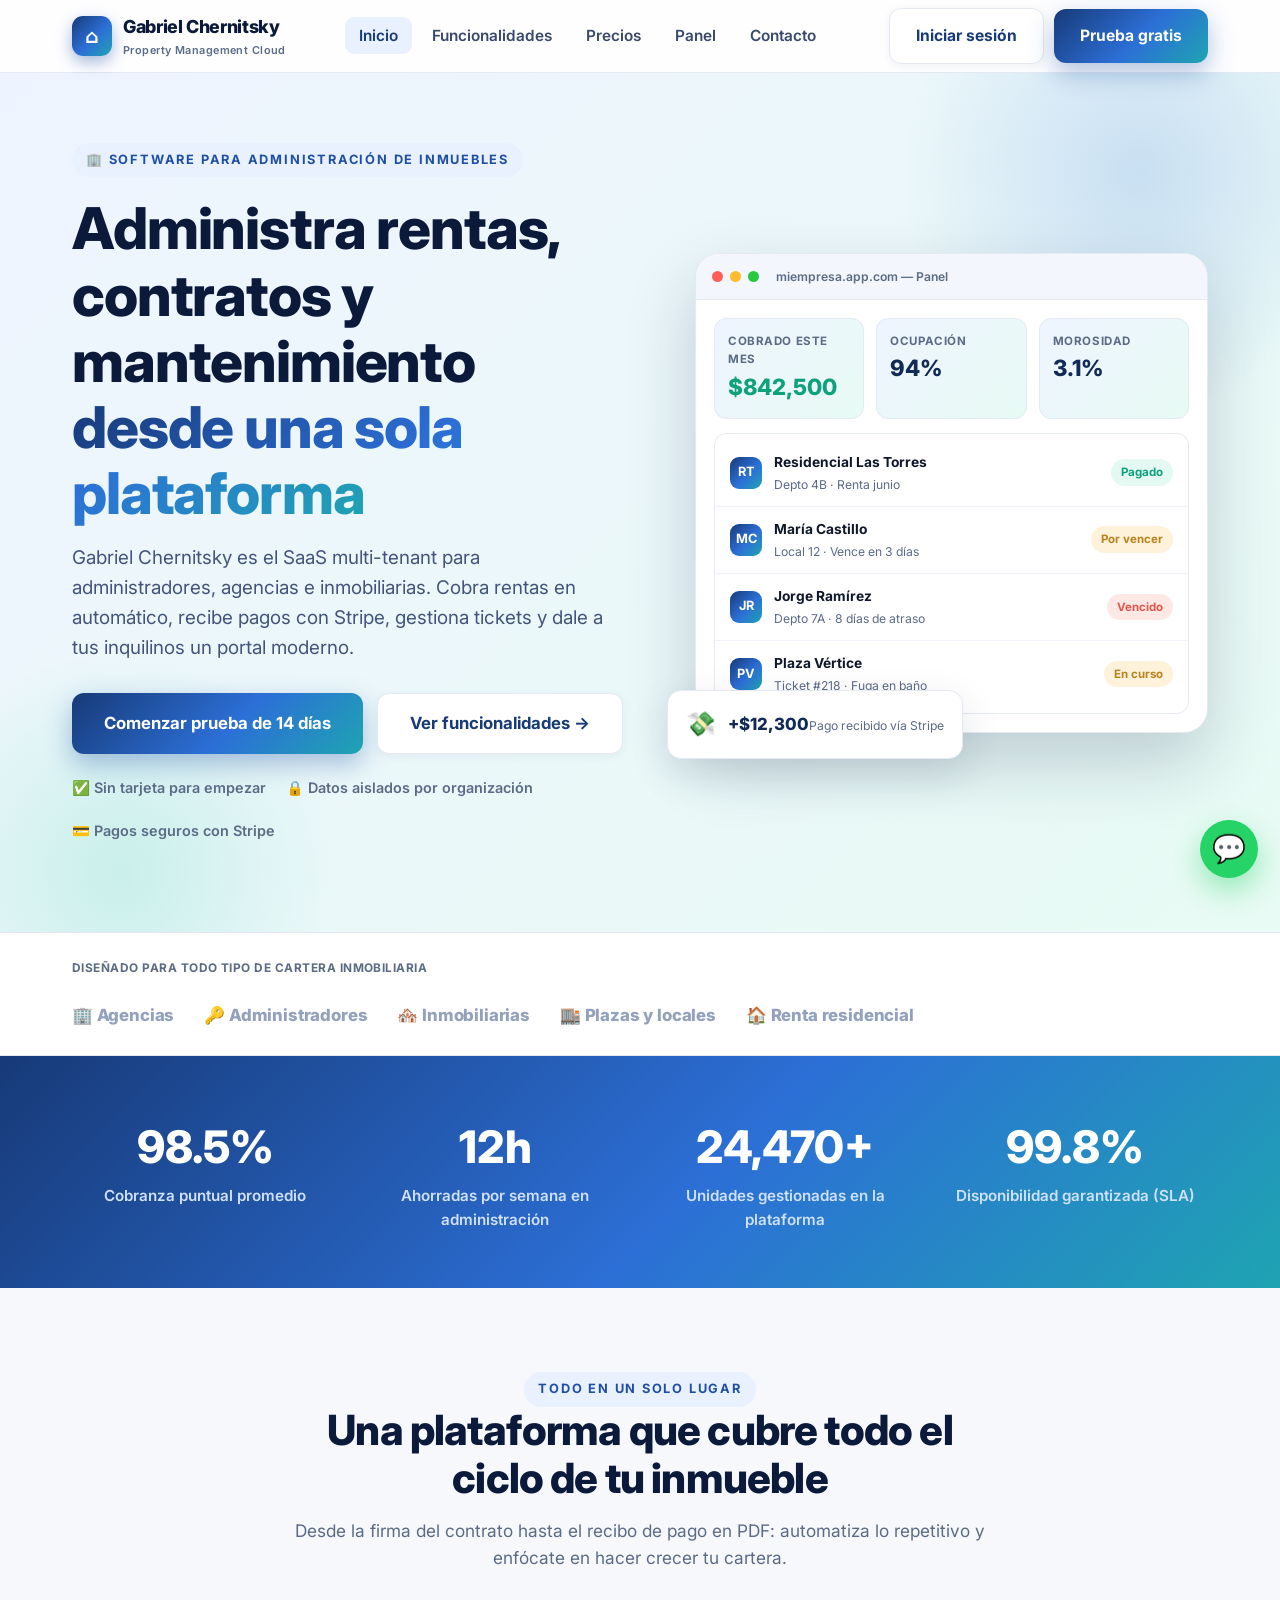
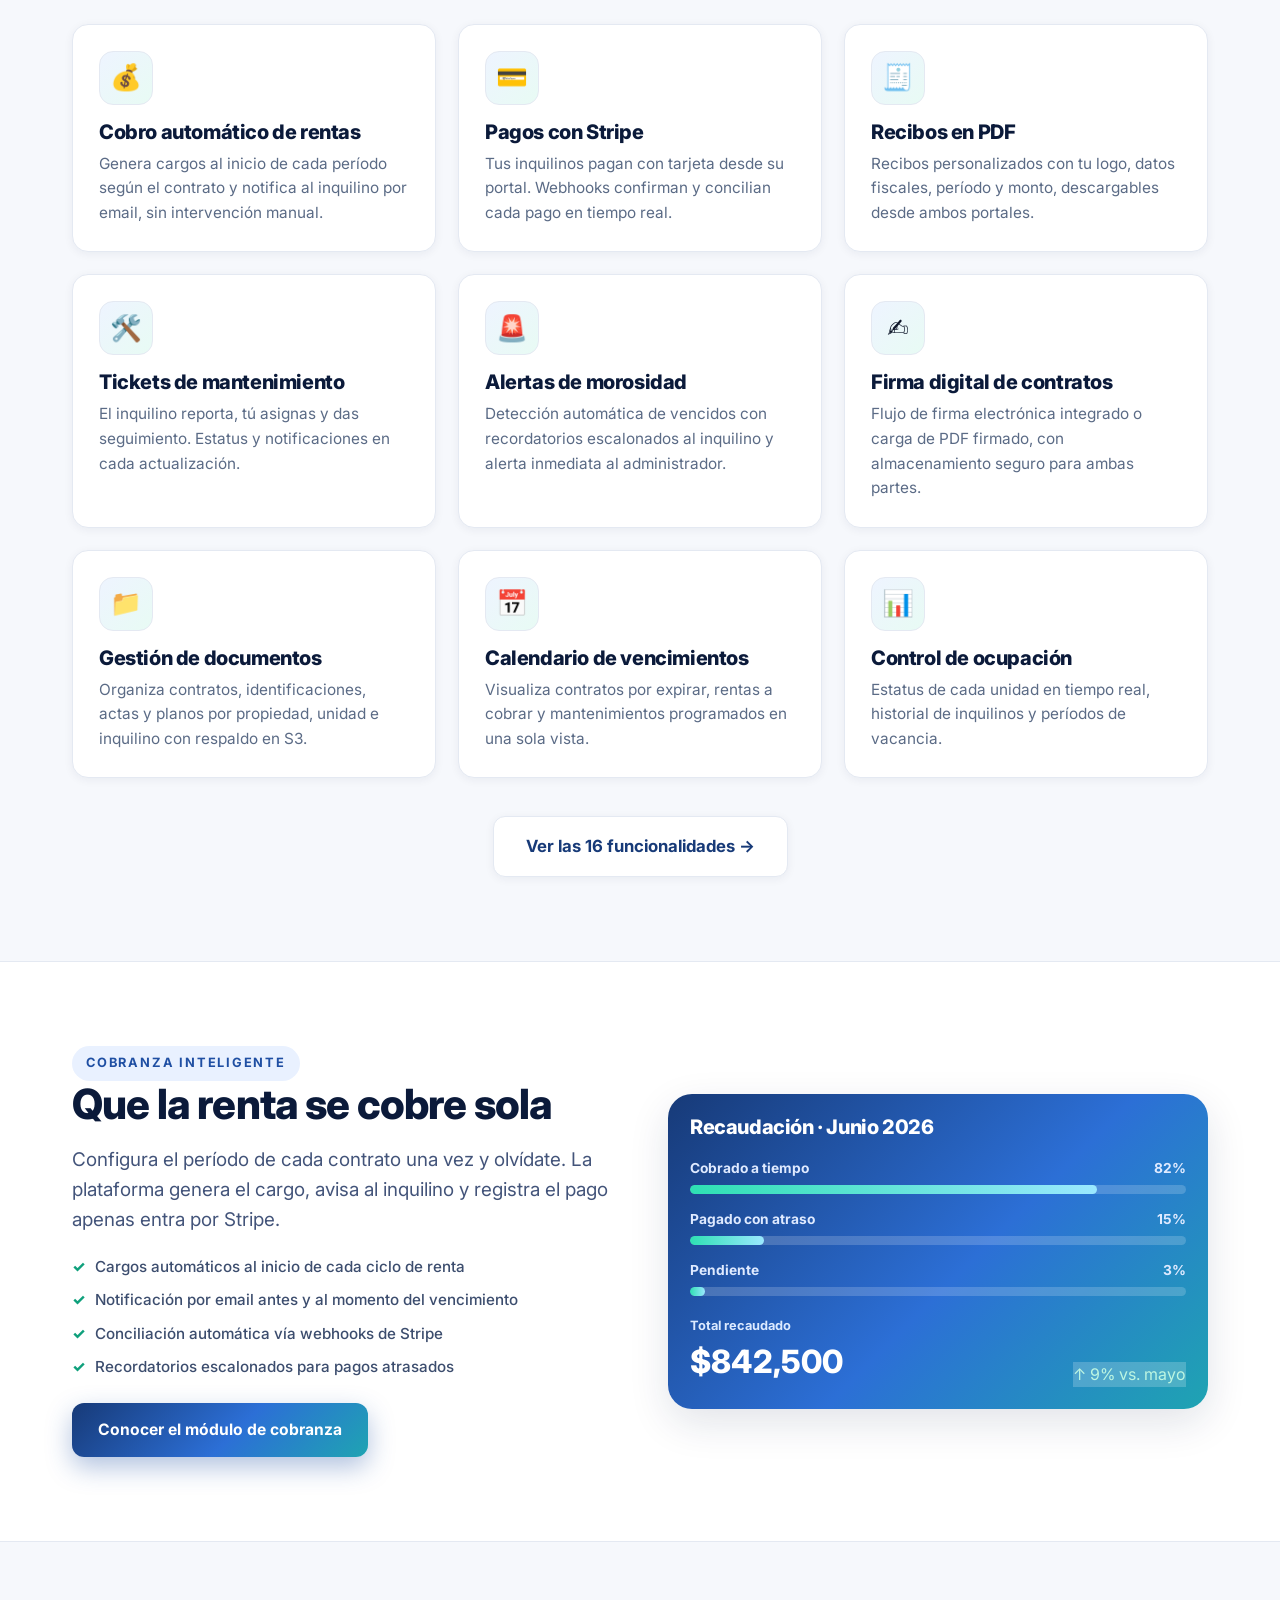
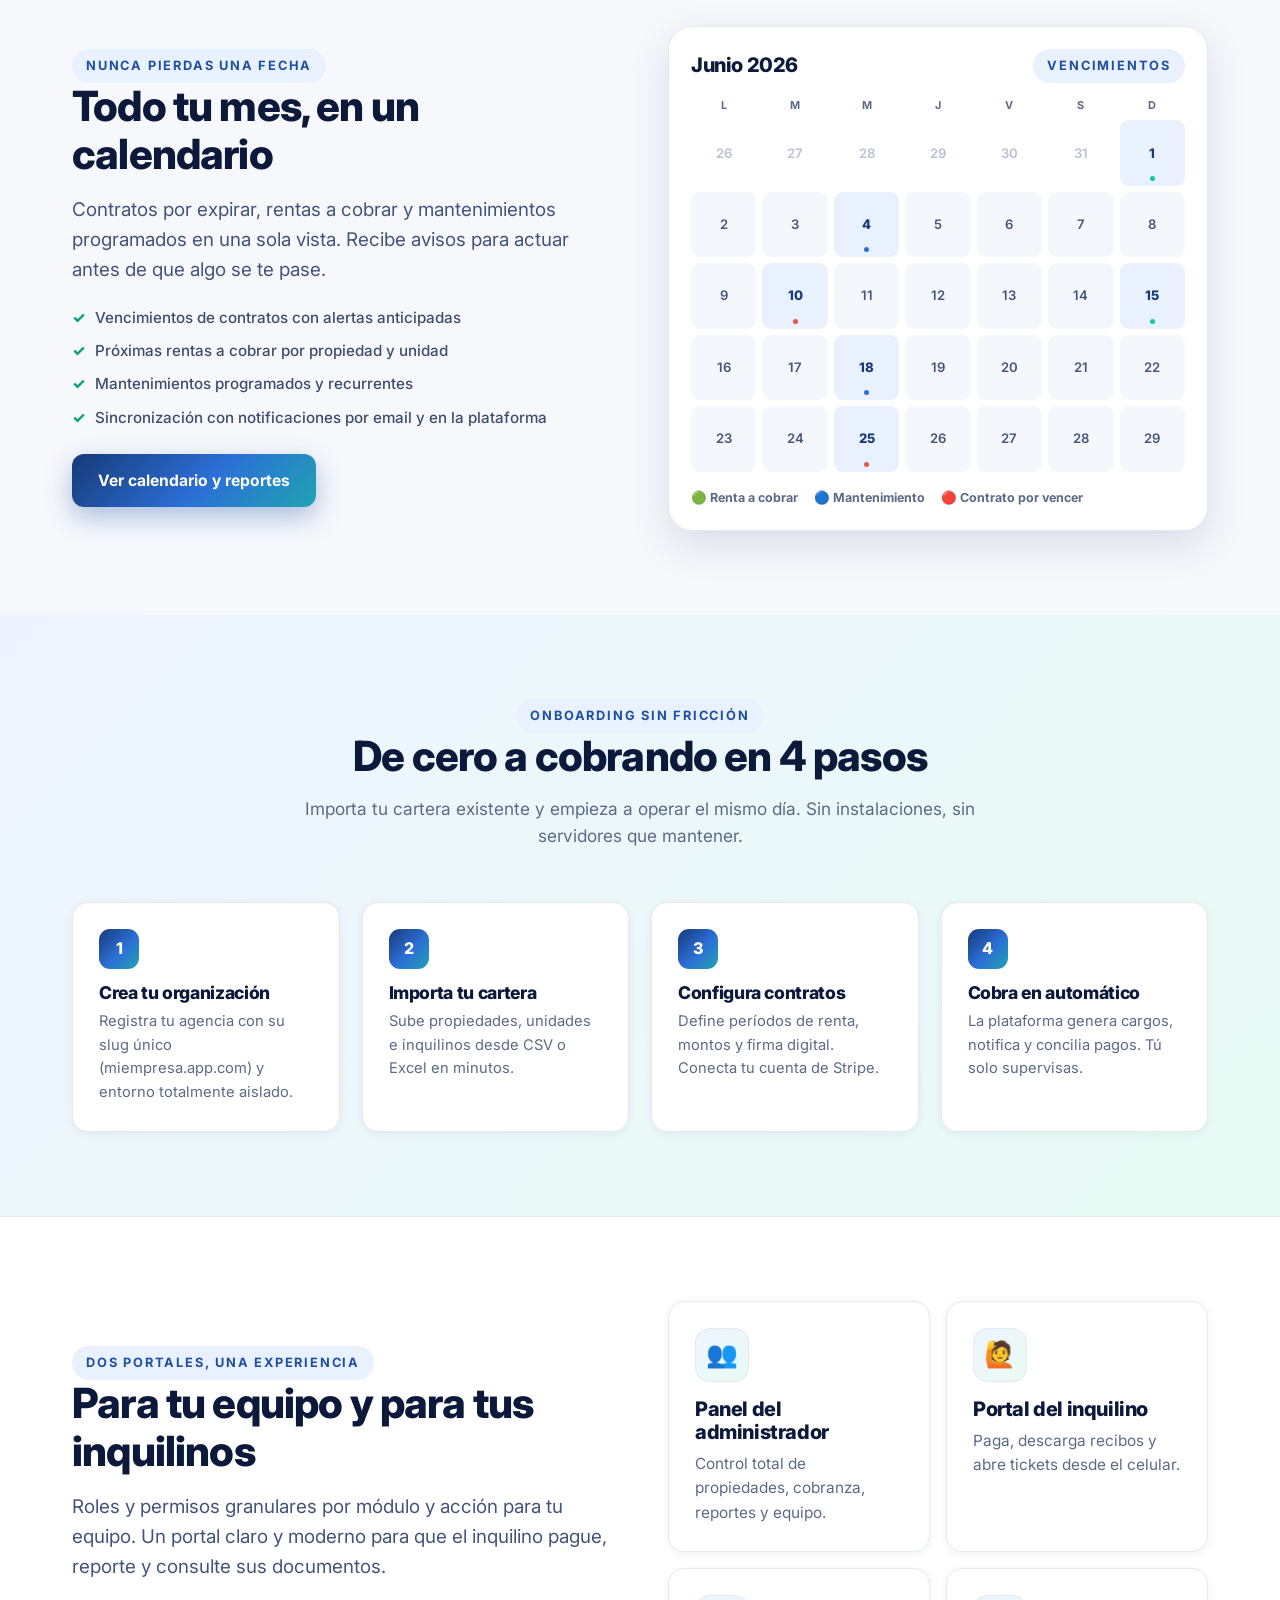
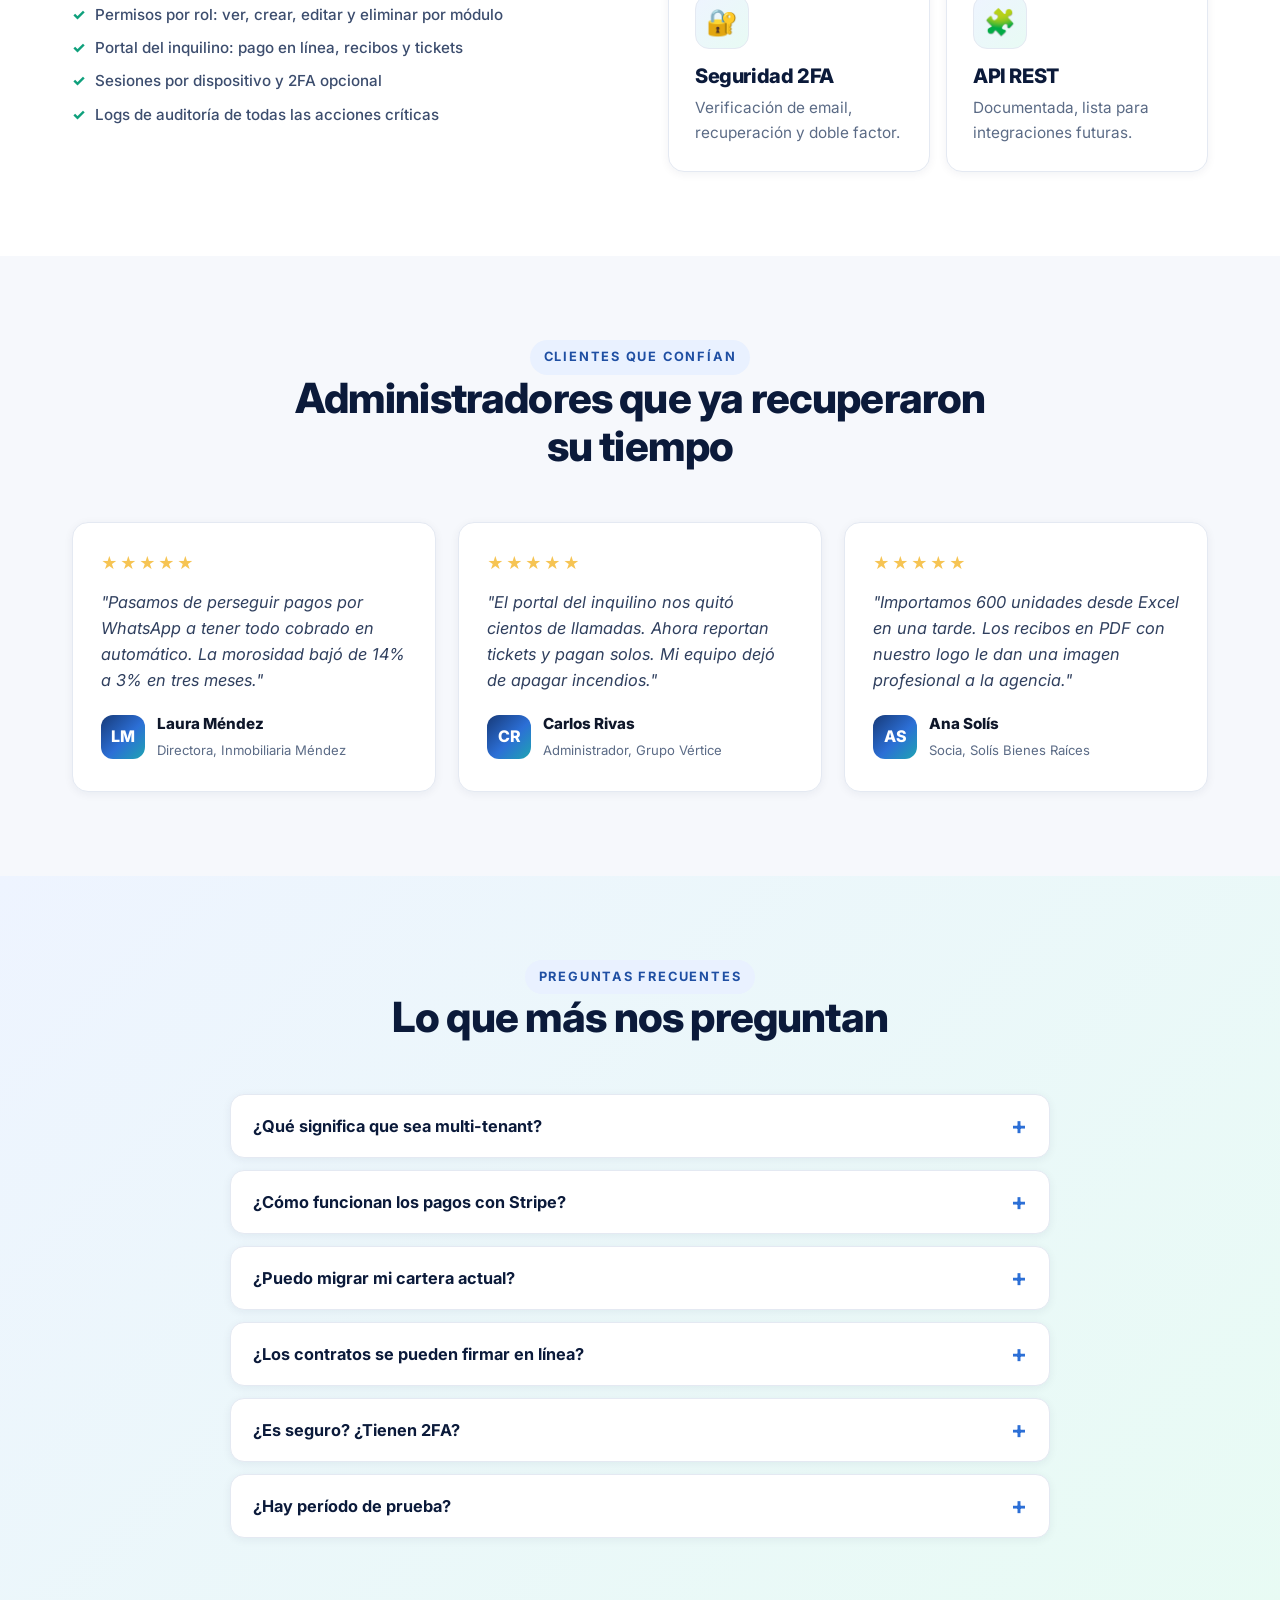
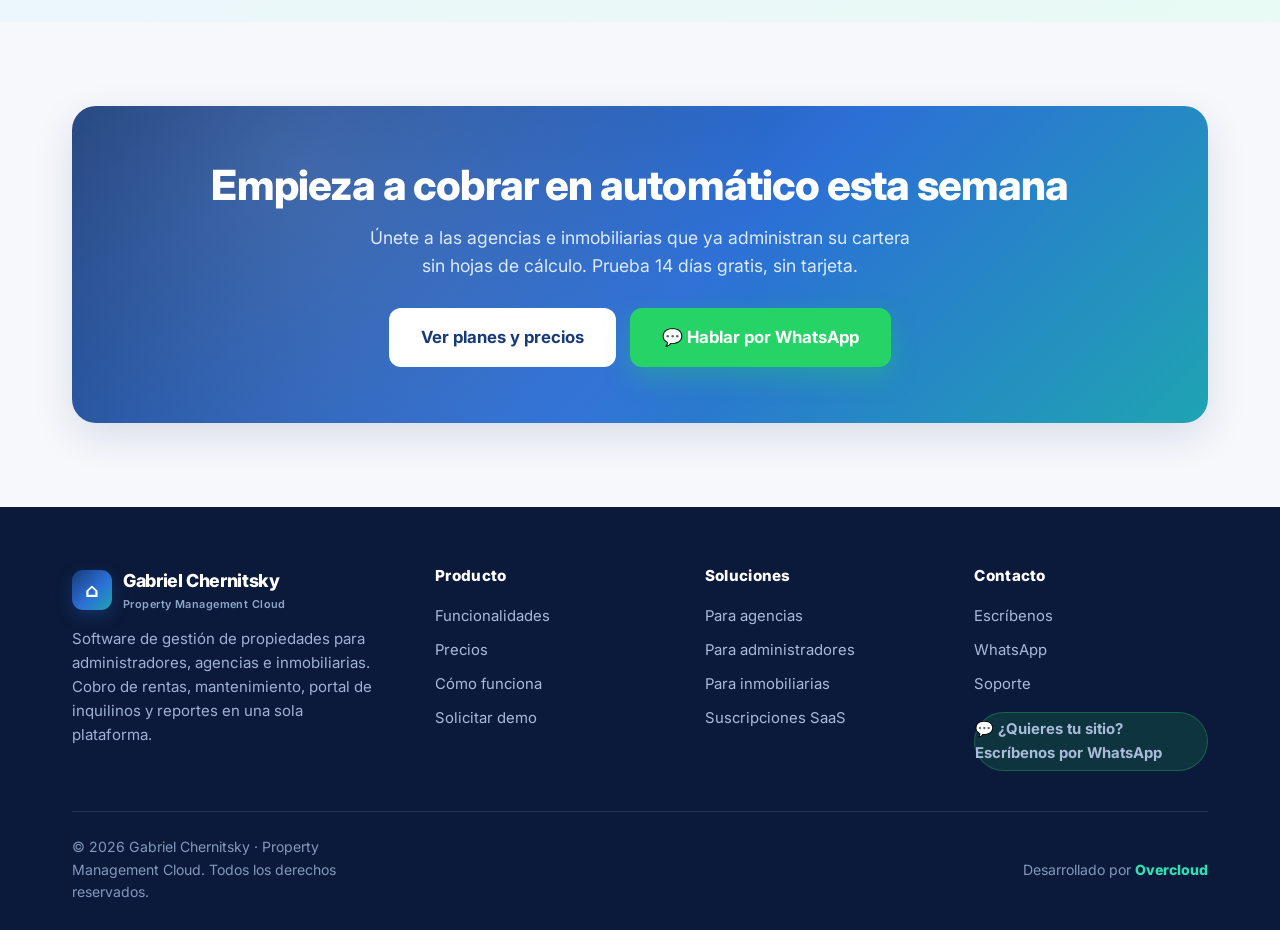
<file: index.html>
<!DOCTYPE html>
<html lang="es">
<head>
<meta charset="UTF-8">
<meta name="viewport" content="width=device-width, initial-scale=1.0">
<title>Gabriel Chernitsky — Software de gestión de propiedades y rentas</title>
<meta name="description" content="Plataforma SaaS multi-tenant para administradores, agencias e inmobiliarias: cobro automático de rentas, pagos con Stripe, tickets de mantenimiento, portal de inquilinos y reportes.">
<link rel="preconnect" href="https://fonts.googleapis.com">
<link rel="preconnect" href="https://fonts.gstatic.com" crossorigin>
<link href="https://fonts.googleapis.com/css2?family=Inter:wght@400;500;600;700;800&display=swap" rel="stylesheet">
<link rel="stylesheet" href="styles.css">
<link rel="icon" href="data:image/svg+xml,%3Csvg xmlns='http://www.w3.org/2000/svg' viewBox='0 0 64 64'%3E%3Crect width='64' height='64' rx='14' fill='%232c6fd6'/%3E%3Ctext x='50%25' y='54%25' font-size='38' text-anchor='middle' dominant-baseline='middle' font-family='Arial' fill='white'%3E%E2%8C%82%3C/text%3E%3C/svg%3E">
</head>
<body>

<!-- HEADER -->
<header class="header">
  <div class="container">
    <nav class="nav">
      <a class="brand" href="index.html">
        <span class="brand-mark">⌂</span>
        <span>Gabriel Chernitsky<small>Property Management Cloud</small></span>
      </a>
      <ul class="nav-links">
        <li><a href="index.html" class="active">Inicio</a></li>
        <li><a href="funcionalidades.html">Funcionalidades</a></li>
        <li><a href="precios.html">Precios</a></li>
        <li><a href="app.html">Panel</a></li>
        <li><a href="contacto.html">Contacto</a></li>
      </ul>
      <div class="nav-cta">
        <a class="btn btn-ghost" href="contacto.html">Iniciar sesión</a>
        <a class="btn btn-primary" href="precios.html">Prueba gratis</a>
      </div>
      <button class="nav-toggle" aria-label="Menú"><span></span><span></span><span></span></button>
    </nav>
  </div>
</header>

<!-- HERO -->
<section class="hero">
  <div class="container">
    <div class="hero-copy">
      <span class="eyebrow">🏢 Software para administración de inmuebles</span>
      <h1>Administra rentas, contratos y mantenimiento <span class="grad">desde una sola plataforma</span></h1>
      <p class="lead">Gabriel Chernitsky es el SaaS multi-tenant para administradores, agencias e inmobiliarias. Cobra rentas en automático, recibe pagos con Stripe, gestiona tickets y dale a tus inquilinos un portal moderno.</p>
      <div class="hero-actions">
        <a class="btn btn-primary btn-lg" href="precios.html">Comenzar prueba de 14 días</a>
        <a class="btn btn-ghost btn-lg" href="funcionalidades.html">Ver funcionalidades →</a>
      </div>
      <div class="hero-trust">
        <span>✅ Sin tarjeta para empezar</span>
        <span>🔒 Datos aislados por organización</span>
        <span>💳 Pagos seguros con Stripe</span>
      </div>
    </div>
    <div class="hero-visual">
      <div class="mock">
        <div class="mock-bar"><i></i><i></i><i></i><small>miempresa.app.com — Panel</small></div>
        <div class="mock-body">
          <div class="mock-row">
            <div class="mini-stat"><div class="k">Cobrado este mes</div><div class="v up">$842,500</div></div>
            <div class="mini-stat"><div class="k">Ocupación</div><div class="v">94%</div></div>
            <div class="mini-stat"><div class="k">Morosidad</div><div class="v">3.1%</div></div>
          </div>
          <div class="mock-list">
            <div class="mock-li"><span class="av">RT</span><span><span class="nm">Residencial Las Torres</span><br><span class="sub">Depto 4B · Renta junio</span></span><span class="pill pill-ok">Pagado</span></div>
            <div class="mock-li"><span class="av">MC</span><span><span class="nm">María Castillo</span><br><span class="sub">Local 12 · Vence en 3 días</span></span><span class="pill pill-warn">Por vencer</span></div>
            <div class="mock-li"><span class="av">JR</span><span><span class="nm">Jorge Ramírez</span><br><span class="sub">Depto 7A · 8 días de atraso</span></span><span class="pill pill-due">Vencido</span></div>
            <div class="mock-li"><span class="av">PV</span><span><span class="nm">Plaza Vértice</span><br><span class="sub">Ticket #218 · Fuga en baño</span></span><span class="pill pill-warn">En curso</span></div>
          </div>
        </div>
      </div>
      <div class="float-card">
        <span class="ic">💸</span>
        <span><span class="t">+$12,300</span><span class="s">Pago recibido vía Stripe</span></span>
      </div>
    </div>
  </div>
</section>

<!-- TRUST STRIP -->
<section class="strip">
  <div class="container">
    <small>Diseñado para todo tipo de cartera inmobiliaria</small>
    <div class="strip-logos">
      <span>🏢 Agencias</span>
      <span>🔑 Administradores</span>
      <span>🏘️ Inmobiliarias</span>
      <span>🏬 Plazas y locales</span>
      <span>🏠 Renta residencial</span>
    </div>
  </div>
</section>

<!-- STATS -->
<section class="stats section--tight">
  <div class="container">
    <div class="grid">
      <div class="stat"><div class="num"><span data-count="98.6" data-suffix="%">0</span></div><div class="lbl">Cobranza puntual promedio</div></div>
      <div class="stat"><div class="num"><span data-count="12">0</span>h</div><div class="lbl">Ahorradas por semana en administración</div></div>
      <div class="stat"><div class="num"><span data-count="24500" data-suffix="+">0</span></div><div class="lbl">Unidades gestionadas en la plataforma</div></div>
      <div class="stat"><div class="num"><span data-count="99.9" data-suffix="%">0</span></div><div class="lbl">Disponibilidad garantizada (SLA)</div></div>
    </div>
  </div>
</section>

<!-- FEATURES -->
<section class="section" id="funcionalidades">
  <div class="container">
    <div class="section-head reveal">
      <span class="eyebrow">Todo en un solo lugar</span>
      <h2>Una plataforma que cubre todo el ciclo de tu inmueble</h2>
      <p>Desde la firma del contrato hasta el recibo de pago en PDF: automatiza lo repetitivo y enfócate en hacer crecer tu cartera.</p>
    </div>
    <div class="grid-3">
      <div class="card reveal"><div class="ico">💰</div><h3>Cobro automático de rentas</h3><p>Genera cargos al inicio de cada período según el contrato y notifica al inquilino por email, sin intervención manual.</p></div>
      <div class="card reveal"><div class="ico">💳</div><h3>Pagos con Stripe</h3><p>Tus inquilinos pagan con tarjeta desde su portal. Webhooks confirman y concilian cada pago en tiempo real.</p></div>
      <div class="card reveal"><div class="ico">🧾</div><h3>Recibos en PDF</h3><p>Recibos personalizados con tu logo, datos fiscales, período y monto, descargables desde ambos portales.</p></div>
      <div class="card reveal"><div class="ico">🛠️</div><h3>Tickets de mantenimiento</h3><p>El inquilino reporta, tú asignas y das seguimiento. Estatus y notificaciones en cada actualización.</p></div>
      <div class="card reveal"><div class="ico">🚨</div><h3>Alertas de morosidad</h3><p>Detección automática de vencidos con recordatorios escalonados al inquilino y alerta inmediata al administrador.</p></div>
      <div class="card reveal"><div class="ico">✍️</div><h3>Firma digital de contratos</h3><p>Flujo de firma electrónica integrado o carga de PDF firmado, con almacenamiento seguro para ambas partes.</p></div>
      <div class="card reveal"><div class="ico">📁</div><h3>Gestión de documentos</h3><p>Organiza contratos, identificaciones, actas y planos por propiedad, unidad e inquilino con respaldo en S3.</p></div>
      <div class="card reveal"><div class="ico">📅</div><h3>Calendario de vencimientos</h3><p>Visualiza contratos por expirar, rentas a cobrar y mantenimientos programados en una sola vista.</p></div>
      <div class="card reveal"><div class="ico">📊</div><h3>Control de ocupación</h3><p>Estatus de cada unidad en tiempo real, historial de inquilinos y períodos de vacancia.</p></div>
    </div>
    <div style="text-align:center; margin-top:38px" class="reveal">
      <a class="btn btn-ghost btn-lg" href="funcionalidades.html">Ver las 16 funcionalidades →</a>
    </div>
  </div>
</section>

<!-- SPLIT 1: cobranza -->
<section class="section" style="background:#fff; border-top:1px solid var(--line); border-bottom:1px solid var(--line)">
  <div class="container">
    <div class="split">
      <div class="split-copy reveal">
        <span class="eyebrow">Cobranza inteligente</span>
        <h2>Que la renta se cobre sola</h2>
        <p class="lead">Configura el período de cada contrato una vez y olvídate. La plataforma genera el cargo, avisa al inquilino y registra el pago apenas entra por Stripe.</p>
        <ul class="feat-list">
          <li>Cargos automáticos al inicio de cada ciclo de renta</li>
          <li>Notificación por email antes y al momento del vencimiento</li>
          <li>Conciliación automática vía webhooks de Stripe</li>
          <li>Recordatorios escalonados para pagos atrasados</li>
        </ul>
        <div style="margin-top:24px"><a class="btn btn-primary" href="funcionalidades.html#cobranza">Conocer el módulo de cobranza</a></div>
      </div>
      <div class="split-media reveal">
        <div class="panel panel-grad">
          <h3 style="margin-bottom:18px">Recaudación · Junio 2026</h3>
          <div class="bar"><div class="top"><span>Cobrado a tiempo</span><span>82%</span></div><div class="track"><div class="fill" style="width:82%"></div></div></div>
          <div class="bar"><div class="top"><span>Pagado con atraso</span><span>15%</span></div><div class="track"><div class="fill" style="width:15%"></div></div></div>
          <div class="bar"><div class="top"><span>Pendiente</span><span>3%</span></div><div class="track"><div class="fill" style="width:3%"></div></div></div>
          <div style="margin-top:20px; display:flex; justify-content:space-between; align-items:flex-end">
            <div><div style="font-size:.8rem; color:#dceaff; font-weight:700">Total recaudado</div><div class="big" style="font-size:2rem; font-weight:800">$842,500</div></div>
            <span class="pill pill-ok" style="background:rgba(255,255,255,.2); color:#bdf6e2">↑ 9% vs. mayo</span>
          </div>
        </div>
      </div>
    </div>
  </div>
</section>

<!-- SPLIT 2: calendario -->
<section class="section">
  <div class="container">
    <div class="split split--rev">
      <div class="split-media reveal">
        <div class="panel">
          <div style="display:flex; justify-content:space-between; align-items:center; margin-bottom:14px">
            <h3>Junio 2026</h3>
            <span class="eyebrow">Vencimientos</span>
          </div>
          <div class="cal">
            <span class="dow">L</span><span class="dow">M</span><span class="dow">M</span><span class="dow">J</span><span class="dow">V</span><span class="dow">S</span><span class="dow">D</span>
            <span class="d muted">26</span><span class="d muted">27</span><span class="d muted">28</span><span class="d muted">29</span><span class="d muted">30</span><span class="d muted">31</span><span class="d pay has">1</span>
            <span class="d">2</span><span class="d">3</span><span class="d has">4</span><span class="d">5</span><span class="d">6</span><span class="d">7</span><span class="d">8</span>
            <span class="d">9</span><span class="d due has">10</span><span class="d">11</span><span class="d">12</span><span class="d">13</span><span class="d">14</span><span class="d pay has">15</span>
            <span class="d">16</span><span class="d">17</span><span class="d has">18</span><span class="d">19</span><span class="d">20</span><span class="d">21</span><span class="d">22</span>
            <span class="d">23</span><span class="d">24</span><span class="d due has">25</span><span class="d">26</span><span class="d">27</span><span class="d">28</span><span class="d">29</span>
          </div>
          <div style="display:flex; gap:16px; margin-top:16px; font-size:.78rem; font-weight:700; color:var(--muted)">
            <span>🟢 Renta a cobrar</span><span>🔵 Mantenimiento</span><span>🔴 Contrato por vencer</span>
          </div>
        </div>
      </div>
      <div class="split-copy reveal">
        <span class="eyebrow">Nunca pierdas una fecha</span>
        <h2>Todo tu mes, en un calendario</h2>
        <p class="lead">Contratos por expirar, rentas a cobrar y mantenimientos programados en una sola vista. Recibe avisos para actuar antes de que algo se te pase.</p>
        <ul class="feat-list">
          <li>Vencimientos de contratos con alertas anticipadas</li>
          <li>Próximas rentas a cobrar por propiedad y unidad</li>
          <li>Mantenimientos programados y recurrentes</li>
          <li>Sincronización con notificaciones por email y en la plataforma</li>
        </ul>
        <div style="margin-top:24px"><a class="btn btn-primary" href="funcionalidades.html#calendario">Ver calendario y reportes</a></div>
      </div>
    </div>
  </div>
</section>

<!-- HOW IT WORKS -->
<section class="section" id="como-funciona" style="background:var(--grad-soft)">
  <div class="container">
    <div class="section-head reveal">
      <span class="eyebrow">Onboarding sin fricción</span>
      <h2>De cero a cobrando en 4 pasos</h2>
      <p>Importa tu cartera existente y empieza a operar el mismo día. Sin instalaciones, sin servidores que mantener.</p>
    </div>
    <div class="steps">
      <div class="step reveal"><div class="n">1</div><h3>Crea tu organización</h3><p>Registra tu agencia con su slug único (miempresa.app.com) y entorno totalmente aislado.</p></div>
      <div class="step reveal"><div class="n">2</div><h3>Importa tu cartera</h3><p>Sube propiedades, unidades e inquilinos desde CSV o Excel en minutos.</p></div>
      <div class="step reveal"><div class="n">3</div><h3>Configura contratos</h3><p>Define períodos de renta, montos y firma digital. Conecta tu cuenta de Stripe.</p></div>
      <div class="step reveal"><div class="n">4</div><h3>Cobra en automático</h3><p>La plataforma genera cargos, notifica y concilia pagos. Tú solo supervisas.</p></div>
    </div>
  </div>
</section>

<!-- PORTALES split -->
<section class="section" style="background:#fff; border-top:1px solid var(--line)">
  <div class="container">
    <div class="split">
      <div class="split-copy reveal">
        <span class="eyebrow">Dos portales, una experiencia</span>
        <h2>Para tu equipo y para tus inquilinos</h2>
        <p class="lead">Roles y permisos granulares por módulo y acción para tu equipo. Un portal claro y moderno para que el inquilino pague, reporte y consulte sus documentos.</p>
        <ul class="feat-list">
          <li>Permisos por rol: ver, crear, editar y eliminar por módulo</li>
          <li>Portal del inquilino: pago en línea, recibos y tickets</li>
          <li>Sesiones por dispositivo y 2FA opcional</li>
          <li>Logs de auditoría de todas las acciones críticas</li>
        </ul>
      </div>
      <div class="split-media reveal">
        <div class="grid-2" style="gap:16px">
          <div class="card"><div class="ico">👥</div><h3>Panel del administrador</h3><p>Control total de propiedades, cobranza, reportes y equipo.</p></div>
          <div class="card"><div class="ico">🙋</div><h3>Portal del inquilino</h3><p>Paga, descarga recibos y abre tickets desde el celular.</p></div>
          <div class="card"><div class="ico">🔐</div><h3>Seguridad 2FA</h3><p>Verificación de email, recuperación y doble factor.</p></div>
          <div class="card"><div class="ico">🧩</div><h3>API REST</h3><p>Documentada, lista para integraciones futuras.</p></div>
        </div>
      </div>
    </div>
  </div>
</section>

<!-- TESTIMONIALS -->
<section class="section">
  <div class="container">
    <div class="section-head reveal">
      <span class="eyebrow">Clientes que confían</span>
      <h2>Administradores que ya recuperaron su tiempo</h2>
    </div>
    <div class="grid-3">
      <div class="quote reveal">
        <div class="stars">★★★★★</div>
        <p>"Pasamos de perseguir pagos por WhatsApp a tener todo cobrado en automático. La morosidad bajó de 14% a 3% en tres meses."</p>
        <div class="who"><span class="av">LM</span><span><span class="nm">Laura Méndez</span><br><span class="rl">Directora, Inmobiliaria Méndez</span></span></div>
      </div>
      <div class="quote reveal">
        <div class="stars">★★★★★</div>
        <p>"El portal del inquilino nos quitó cientos de llamadas. Ahora reportan tickets y pagan solos. Mi equipo dejó de apagar incendios."</p>
        <div class="who"><span class="av">CR</span><span><span class="nm">Carlos Rivas</span><br><span class="rl">Administrador, Grupo Vértice</span></span></div>
      </div>
      <div class="quote reveal">
        <div class="stars">★★★★★</div>
        <p>"Importamos 600 unidades desde Excel en una tarde. Los recibos en PDF con nuestro logo le dan una imagen profesional a la agencia."</p>
        <div class="who"><span class="av">AS</span><span><span class="nm">Ana Solís</span><br><span class="rl">Socia, Solís Bienes Raíces</span></span></div>
      </div>
    </div>
  </div>
</section>

<!-- FAQ -->
<section class="section" style="background:var(--grad-soft)">
  <div class="container">
    <div class="section-head reveal">
      <span class="eyebrow">Preguntas frecuentes</span>
      <h2>Lo que más nos preguntan</h2>
    </div>
    <div class="faq">
      <div class="faq-item reveal"><button class="faq-q">¿Qué significa que sea multi-tenant?<span class="x">+</span></button><div class="faq-a"><p>Cada organización (agencia o administrador) opera en un entorno completamente aislado, con sus propios datos, configuración y subdominio o slug único como miempresa.app.com. Tus datos jamás se mezclan con los de otra organización.</p></div></div>
      <div class="faq-item reveal"><button class="faq-q">¿Cómo funcionan los pagos con Stripe?<span class="x">+</span></button><div class="faq-a"><p>Conectas tu cuenta de Stripe y tus inquilinos pagan con tarjeta de crédito o débito desde su portal. Los webhooks confirman cada pago en automático y concilian el saldo del contrato sin que tengas que registrar nada a mano.</p></div></div>
      <div class="faq-item reveal"><button class="faq-q">¿Puedo migrar mi cartera actual?<span class="x">+</span></button><div class="faq-a"><p>Sí. La importación masiva acepta archivos CSV y Excel para cargar propiedades, unidades e inquilinos. Es ideal para hacer onboarding rápido de carteras grandes ya existentes.</p></div></div>
      <div class="faq-item reveal"><button class="faq-q">¿Los contratos se pueden firmar en línea?<span class="x">+</span></button><div class="faq-a"><p>Cuentas con un flujo de firma digital integrado, o puedes cargar el PDF ya firmado. Todo queda almacenado de forma segura y accesible para ambas partes.</p></div></div>
      <div class="faq-item reveal"><button class="faq-q">¿Es seguro? ¿Tienen 2FA?<span class="x">+</span></button><div class="faq-a"><p>Sí. Login con email y contraseña, verificación de email, recuperación de contraseña, sesiones por dispositivo y autenticación de dos factores (2FA) opcional. Además, registramos logs de auditoría de todas las acciones críticas.</p></div></div>
      <div class="faq-item reveal"><button class="faq-q">¿Hay período de prueba?<span class="x">+</span></button><div class="faq-a"><p>Sí, todos los planes incluyen 14 días de prueba gratuita sin tarjeta. Puedes hacer upgrade, downgrade o cancelar cuando quieras gracias a Stripe Billing.</p></div></div>
    </div>
  </div>
</section>

<!-- CTA -->
<section class="section">
  <div class="container">
    <div class="cta-band reveal">
      <h2>Empieza a cobrar en automático esta semana</h2>
      <p>Únete a las agencias e inmobiliarias que ya administran su cartera sin hojas de cálculo. Prueba 14 días gratis, sin tarjeta.</p>
      <div class="acts">
        <a class="btn btn-light btn-lg" href="precios.html">Ver planes y precios</a>
        <a class="btn btn-wa btn-lg" href="https://wa.me/5215594356241" target="_blank" rel="noopener">💬 Hablar por WhatsApp</a>
      </div>
    </div>
  </div>
</section>

<!-- FOOTER -->
<footer class="footer">
  <div class="container">
    <div class="footer-top">
      <div>
        <a class="brand" href="index.html"><span class="brand-mark">⌂</span><span>Gabriel Chernitsky<small>Property Management Cloud</small></span></a>
        <p>Software de gestión de propiedades para administradores, agencias e inmobiliarias. Cobro de rentas, mantenimiento, portal de inquilinos y reportes en una sola plataforma.</p>
      </div>
      <div class="footer-col">
        <h4>Producto</h4>
        <a href="funcionalidades.html">Funcionalidades</a>
        <a href="precios.html">Precios</a>
        <a href="index.html#como-funciona">Cómo funciona</a>
        <a href="contacto.html">Solicitar demo</a>
      </div>
      <div class="footer-col">
        <h4>Soluciones</h4>
        <a href="funcionalidades.html">Para agencias</a>
        <a href="funcionalidades.html">Para administradores</a>
        <a href="funcionalidades.html">Para inmobiliarias</a>
        <a href="precios.html">Suscripciones SaaS</a>
      </div>
      <div class="footer-col">
        <h4>Contacto</h4>
        <a href="contacto.html">Escríbenos</a>
        <a href="https://wa.me/5215594356241" target="_blank" rel="noopener">WhatsApp</a>
        <a href="contacto.html">Soporte</a>
        <a class="footer-wa" href="https://wa.me/5215594356241" target="_blank" rel="noopener" style="margin-top:10px">💬 ¿Quieres tu sitio? Escríbenos por WhatsApp</a>
      </div>
    </div>
    <div class="footer-bottom">
      <p>© <span data-year-now>2026</span> Gabriel Chernitsky · Property Management Cloud. Todos los derechos reservados.</p>
      <p>Desarrollado por <a class="oc" href="https://wa.me/5215594356241" target="_blank" rel="noopener">Overcloud</a></p>
    </div>
  </div>
</footer>

<a class="wa-float" href="https://wa.me/5215594356241" target="_blank" rel="noopener" aria-label="WhatsApp">💬</a>

<script src="main.js"></script>
</body>
</html>
</file>
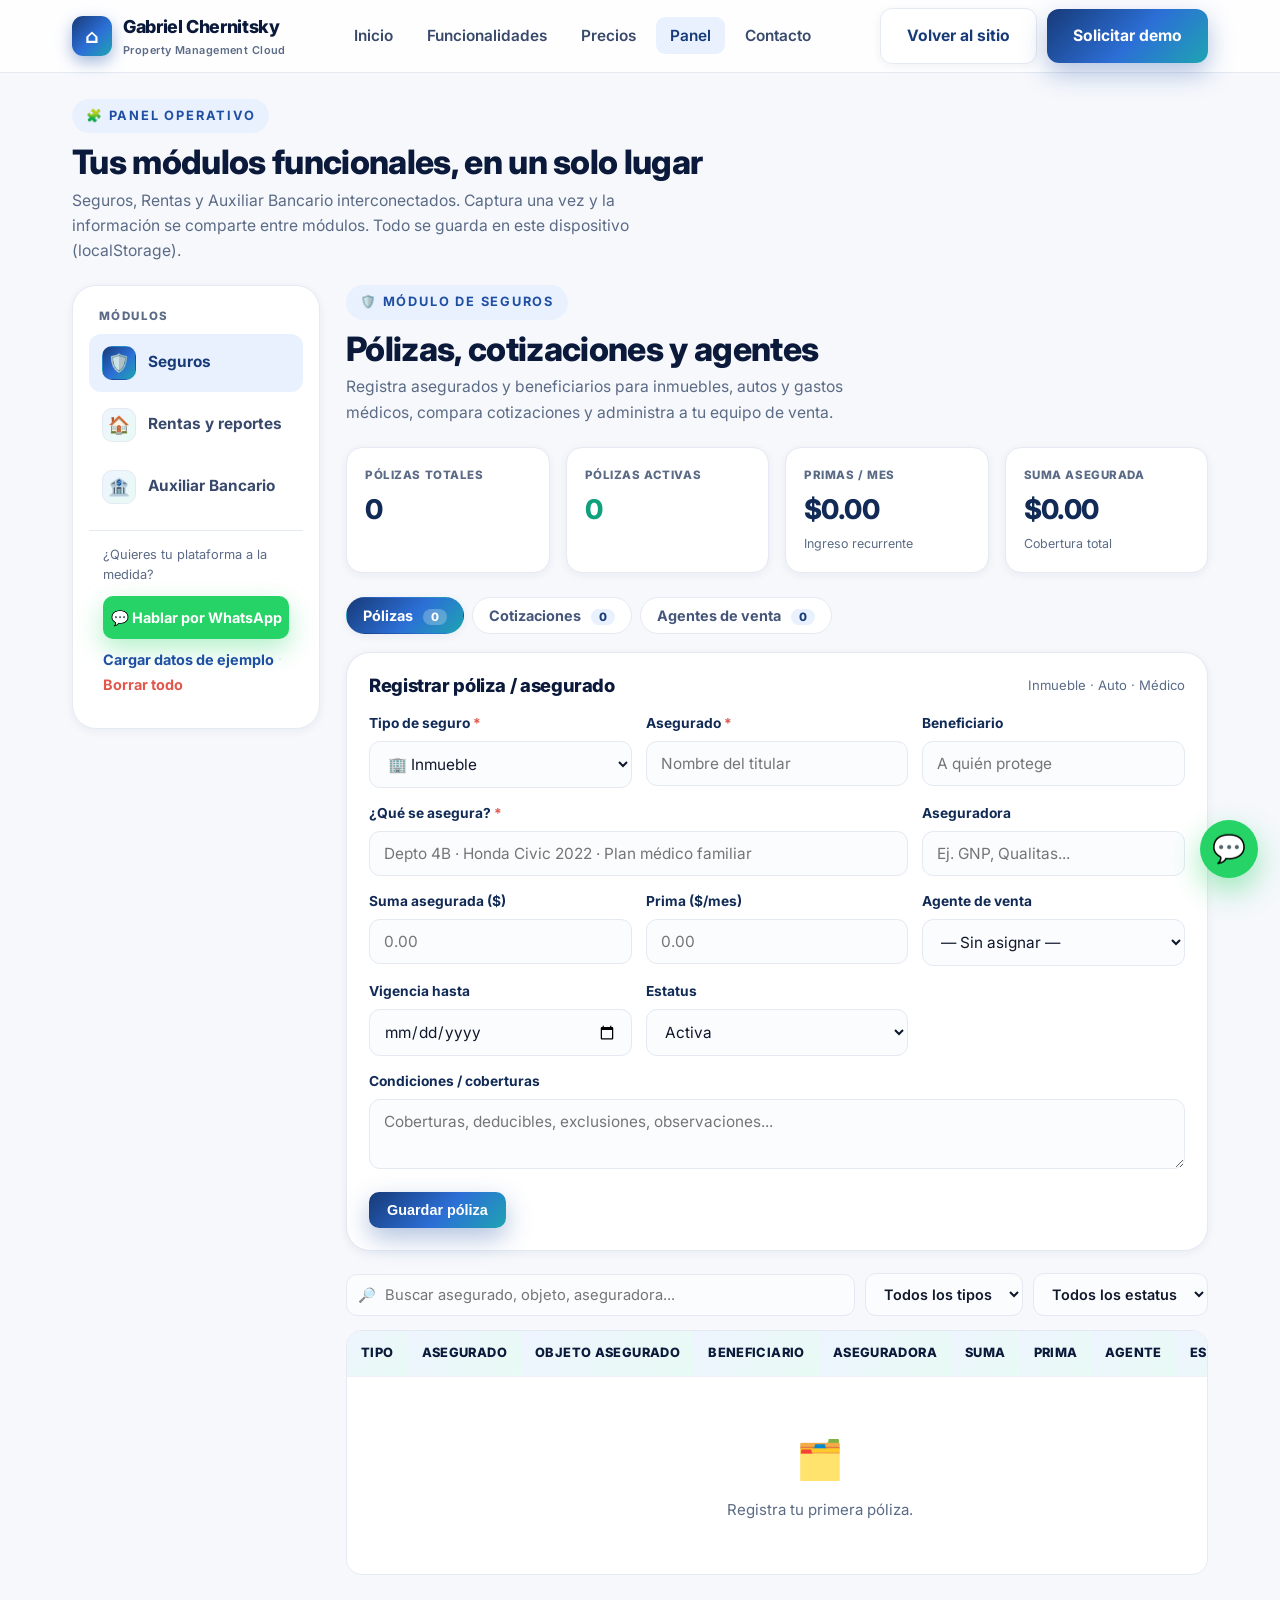
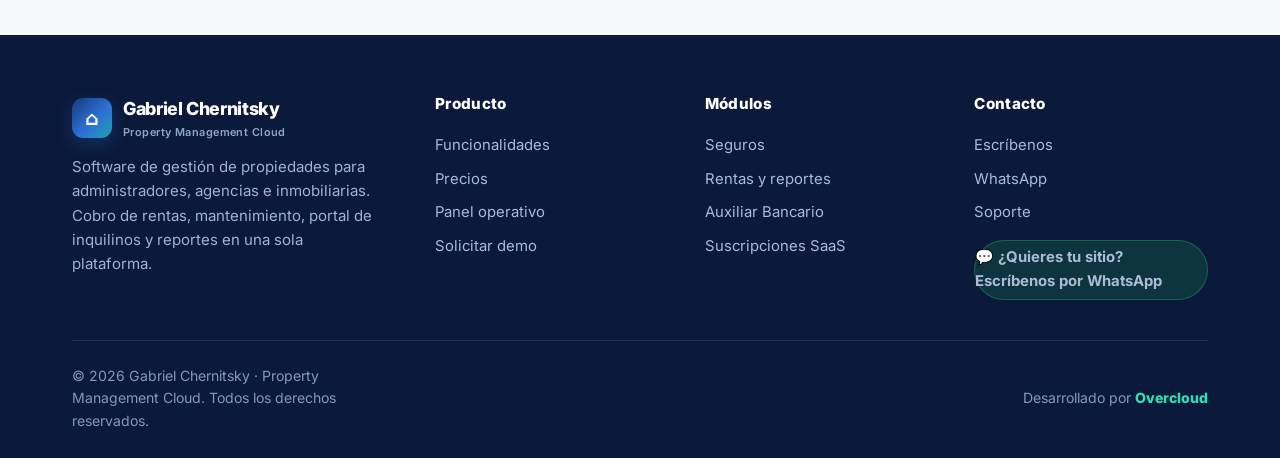
<file: app.html>
<!DOCTYPE html>
<html lang="es">
<head>
<meta charset="UTF-8">
<meta name="viewport" content="width=device-width, initial-scale=1.0">
<title>Panel operativo — Gabriel Chernitsky | Seguros, Rentas y Auxiliar Bancario</title>
<meta name="description" content="Panel operativo de Gabriel Chernitsky: módulos funcionales de Seguros, Rentas y Auxiliar Bancario interconectados, con tablas, búsqueda y filtros.">
<link rel="preconnect" href="https://fonts.googleapis.com">
<link rel="preconnect" href="https://fonts.gstatic.com" crossorigin>
<link href="https://fonts.googleapis.com/css2?family=Inter:wght@400;500;600;700;800&display=swap" rel="stylesheet">
<link rel="stylesheet" href="styles.css">
<link rel="stylesheet" href="app.css">
<link rel="icon" href="data:image/svg+xml,%3Csvg xmlns='http://www.w3.org/2000/svg' viewBox='0 0 64 64'%3E%3Crect width='64' height='64' rx='14' fill='%232c6fd6'/%3E%3Ctext x='50%25' y='54%25' font-size='38' text-anchor='middle' dominant-baseline='middle' font-family='Arial' fill='white'%3E%E2%8C%82%3C/text%3E%3C/svg%3E">
</head>
<body>

<!-- HEADER -->
<header class="header">
  <div class="container">
    <nav class="nav">
      <a class="brand" href="index.html">
        <span class="brand-mark">⌂</span>
        <span>Gabriel Chernitsky<small>Property Management Cloud</small></span>
      </a>
      <ul class="nav-links">
        <li><a href="index.html">Inicio</a></li>
        <li><a href="funcionalidades.html">Funcionalidades</a></li>
        <li><a href="precios.html">Precios</a></li>
        <li><a href="app.html" class="active">Panel</a></li>
        <li><a href="contacto.html">Contacto</a></li>
      </ul>
      <div class="nav-cta">
        <a class="btn btn-ghost" href="index.html">Volver al sitio</a>
        <a class="btn btn-primary" href="contacto.html">Solicitar demo</a>
      </div>
      <button class="nav-toggle" aria-label="Menú"><span></span><span></span><span></span></button>
    </nav>
  </div>
</header>

<!-- PANEL -->
<div class="app-wrap">
  <div class="container">

    <div class="mod-head">
      <div>
        <span class="eyebrow">🧩 Panel operativo</span>
        <h2>Tus módulos funcionales, en un solo lugar</h2>
        <p>Seguros, Rentas y Auxiliar Bancario interconectados. Captura una vez y la información se comparte entre módulos. Todo se guarda en este dispositivo (localStorage).</p>
      </div>
    </div>

    <div class="app-grid">

      <!-- SIDEBAR -->
      <aside class="app-side">
        <h4>Módulos</h4>
        <div class="side-link active" data-go="seguros"><span class="si">🛡️</span> Seguros</div>
        <div class="side-link" data-go="rentas"><span class="si">🏠</span> Rentas y reportes</div>
        <div class="side-link" data-go="auxiliar"><span class="si">🏦</span> Auxiliar Bancario</div>
        <div class="side-foot">
          <p>¿Quieres tu plataforma a la medida?</p>
          <a class="btn btn-wa btn-sm btn-block" href="https://wa.me/5215594356241" target="_blank" rel="noopener">💬 Hablar por WhatsApp</a>
          <button class="linkish" id="seed-demo" style="margin-top:12px">Cargar datos de ejemplo</button>
          <span style="color:var(--line)"> · </span>
          <button class="linkish" id="reset-all" style="color:var(--danger)">Borrar todo</button>
        </div>
      </aside>

      <!-- MAIN -->
      <main class="app-main">

        <!-- ============== MÓDULO SEGUROS ============== -->
        <section class="module show" id="mod-seguros">
          <div class="mod-head">
            <div>
              <span class="eyebrow">🛡️ Módulo de Seguros</span>
              <h2>Pólizas, cotizaciones y agentes</h2>
              <p>Registra asegurados y beneficiarios para inmuebles, autos y gastos médicos, compara cotizaciones y administra a tu equipo de venta.</p>
            </div>
          </div>

          <div class="kpis" id="seg-kpis"></div>

          <div class="subtabs">
            <button class="subtab active" data-pane="seg-polizas">Pólizas <span class="count-pill" id="seg-c-pol">0</span></button>
            <button class="subtab" data-pane="seg-cotiza">Cotizaciones <span class="count-pill" id="seg-c-cot">0</span></button>
            <button class="subtab" data-pane="seg-agentes">Agentes de venta <span class="count-pill" id="seg-c-ag">0</span></button>
          </div>

          <!-- PANE: Pólizas -->
          <div class="pane show" id="seg-polizas">
            <div class="block">
              <div class="block-head"><h3 id="seg-pol-title">Registrar póliza / asegurado</h3><span class="hint">Inmueble · Auto · Médico</span></div>
              <form id="seg-pol-form" autocomplete="off">
                <input type="hidden" name="id">
                <div class="form-grid">
                  <div class="field"><label>Tipo de seguro <span class="req">*</span></label>
                    <select name="tipo" required>
                      <option value="inmueble">🏢 Inmueble</option>
                      <option value="auto">🚗 Auto</option>
                      <option value="medico">⚕️ Médico</option>
                    </select>
                  </div>
                  <div class="field"><label>Asegurado <span class="req">*</span></label><input name="asegurado" placeholder="Nombre del titular" required></div>
                  <div class="field"><label>Beneficiario</label><input name="beneficiario" placeholder="A quién protege"></div>
                  <div class="field col-2"><label>¿Qué se asegura? <span class="req">*</span></label><input name="objeto" placeholder="Depto 4B · Honda Civic 2022 · Plan médico familiar" required></div>
                  <div class="field"><label>Aseguradora</label><input name="aseguradora" placeholder="Ej. GNP, Qualitas..."></div>
                  <div class="field"><label>Suma asegurada ($)</label><input name="suma" type="number" min="0" step="0.01" placeholder="0.00"></div>
                  <div class="field"><label>Prima ($/mes)</label><input name="prima" type="number" min="0" step="0.01" placeholder="0.00"></div>
                  <div class="field"><label>Agente de venta</label><select name="agente"><option value="">— Sin asignar —</option></select></div>
                  <div class="field"><label>Vigencia hasta</label><input name="vigencia" type="date"></div>
                  <div class="field"><label>Estatus</label><select name="estatus"><option value="activa">Activa</option><option value="pendiente">Pendiente</option><option value="vencida">Vencida</option></select></div>
                  <div class="field col-3"><label>Condiciones / coberturas</label><textarea name="condiciones" class="sm" placeholder="Coberturas, deducibles, exclusiones, observaciones..."></textarea></div>
                </div>
                <div class="form-actions">
                  <button type="submit" class="btn btn-primary btn-sm">Guardar póliza</button>
                  <button type="reset" class="btn btn-ghost btn-sm" id="seg-pol-cancel" style="display:none">Cancelar edición</button>
                </div>
              </form>
            </div>

            <div class="toolbar">
              <div class="search"><input id="seg-pol-search" placeholder="Buscar asegurado, objeto, aseguradora..."></div>
              <select id="seg-pol-ftipo"><option value="">Todos los tipos</option><option value="inmueble">🏢 Inmueble</option><option value="auto">🚗 Auto</option><option value="medico">⚕️ Médico</option></select>
              <select id="seg-pol-festatus"><option value="">Todos los estatus</option><option value="activa">Activa</option><option value="pendiente">Pendiente</option><option value="vencida">Vencida</option></select>
            </div>
            <div class="table-scroll">
              <table class="dtable">
                <thead><tr><th>Tipo</th><th>Asegurado</th><th>Objeto asegurado</th><th>Beneficiario</th><th>Aseguradora</th><th>Suma</th><th>Prima</th><th>Agente</th><th>Estatus</th><th></th></tr></thead>
                <tbody id="seg-pol-body"></tbody>
              </table>
            </div>
          </div>

          <!-- PANE: Cotizaciones -->
          <div class="pane" id="seg-cotiza">
            <div class="tip"><span class="i">💡</span><span>Captura varias cotizaciones para un mismo prospecto y compáralas lado a lado. La de menor prima se marca automáticamente como <strong>mejor opción</strong>.</span></div>
            <div class="block">
              <div class="block-head"><h3 id="seg-cot-title">Registrar cotización</h3></div>
              <form id="seg-cot-form" autocomplete="off">
                <input type="hidden" name="id">
                <div class="form-grid">
                  <div class="field"><label>Prospecto / asegurado <span class="req">*</span></label><input name="prospecto" placeholder="Nombre o referencia" required></div>
                  <div class="field"><label>Tipo</label>
                    <select name="tipo"><option value="inmueble">🏢 Inmueble</option><option value="auto">🚗 Auto</option><option value="medico">⚕️ Médico</option></select>
                  </div>
                  <div class="field"><label>Aseguradora <span class="req">*</span></label><input name="aseguradora" placeholder="Ej. Qualitas" required></div>
                  <div class="field"><label>Prima ($/mes) <span class="req">*</span></label><input name="prima" type="number" min="0" step="0.01" placeholder="0.00" required></div>
                  <div class="field"><label>Suma asegurada ($)</label><input name="suma" type="number" min="0" step="0.01" placeholder="0.00"></div>
                  <div class="field"><label>Deducible (%)</label><input name="deducible" type="number" min="0" step="0.01" placeholder="0"></div>
                  <div class="field col-3"><label>Cobertura / notas</label><textarea name="cobertura" class="sm" placeholder="Qué incluye esta cotización..."></textarea></div>
                </div>
                <div class="form-actions">
                  <button type="submit" class="btn btn-primary btn-sm">Guardar cotización</button>
                  <button type="reset" class="btn btn-ghost btn-sm" id="seg-cot-cancel" style="display:none">Cancelar edición</button>
                </div>
              </form>
            </div>

            <div class="toolbar">
              <div class="search"><input id="seg-cot-search" placeholder="Buscar prospecto o aseguradora..."></div>
              <select id="seg-cot-ftipo"><option value="">Todos los tipos</option><option value="inmueble">🏢 Inmueble</option><option value="auto">🚗 Auto</option><option value="medico">⚕️ Médico</option></select>
            </div>
            <div class="block" style="margin-bottom:14px">
              <div class="block-head"><h3>Comparador de cotizaciones</h3><span class="hint">Ordenadas por prima</span></div>
              <div class="cot-compare" id="seg-cot-compare"></div>
            </div>
            <div class="table-scroll">
              <table class="dtable">
                <thead><tr><th>Prospecto</th><th>Tipo</th><th>Aseguradora</th><th>Prima</th><th>Suma</th><th>Deducible</th><th></th></tr></thead>
                <tbody id="seg-cot-body"></tbody>
              </table>
            </div>
          </div>

          <!-- PANE: Agentes -->
          <div class="pane" id="seg-agentes">
            <div class="block">
              <div class="block-head"><h3 id="seg-ag-title">Registrar agente de venta</h3></div>
              <form id="seg-ag-form" autocomplete="off">
                <input type="hidden" name="id">
                <div class="form-grid">
                  <div class="field"><label>Nombre <span class="req">*</span></label><input name="nombre" placeholder="Nombre del agente" required></div>
                  <div class="field"><label>Correo</label><input name="email" type="email" placeholder="agente@correo.com"></div>
                  <div class="field"><label>Teléfono</label><input name="telefono" placeholder="55 0000 0000"></div>
                  <div class="field"><label>Zona / cartera</label><input name="zona" placeholder="Ej. CDMX Sur"></div>
                  <div class="field"><label>Comisión (%)</label><input name="comision" type="number" min="0" step="0.1" placeholder="0"></div>
                </div>
                <div class="form-actions">
                  <button type="submit" class="btn btn-primary btn-sm">Guardar agente</button>
                  <button type="reset" class="btn btn-ghost btn-sm" id="seg-ag-cancel" style="display:none">Cancelar edición</button>
                </div>
              </form>
            </div>
            <div class="toolbar"><div class="search"><input id="seg-ag-search" placeholder="Buscar agente o zona..."></div></div>
            <div class="table-scroll">
              <table class="dtable">
                <thead><tr><th>Agente</th><th>Correo</th><th>Teléfono</th><th>Zona</th><th>Comisión</th><th>Pólizas</th><th></th></tr></thead>
                <tbody id="seg-ag-body"></tbody>
              </table>
            </div>
          </div>
        </section>

        <!-- ============== MÓDULO RENTAS ============== -->
        <section class="module" id="mod-rentas">
          <div class="mod-head">
            <div>
              <span class="eyebrow">🏠 Módulo de Rentas y reportes</span>
              <h2>Rentas generadas, cobradas y con adeudo</h2>
              <p>Con un solo registro la información se comparte: el sistema calcula y muestra automáticamente si la renta está pagada o pendiente, los días de atraso y el interés moratorio.</p>
            </div>
          </div>

          <div class="kpis" id="ren-kpis"></div>

          <div class="block">
            <div class="block-head"><h3 id="ren-title">Registrar renta</h3><span class="hint">El estatus se calcula solo</span></div>
            <form id="ren-form" autocomplete="off">
              <input type="hidden" name="id">
              <div class="form-grid">
                <div class="field"><label>Inquilino <span class="req">*</span></label><input name="inquilino" placeholder="Nombre del inquilino" required></div>
                <div class="field"><label>Propiedad / unidad <span class="req">*</span></label><input name="unidad" placeholder="Ej. Las Torres · Depto 4B" required></div>
                <div class="field"><label>Proyecto</label><input name="proyecto" placeholder="Ej. Residencial Las Torres" list="proyectos-list"></div>
                <div class="field"><label>Periodo</label><input name="periodo" placeholder="Ej. Junio 2026"></div>
                <div class="field"><label>Monto de renta ($) <span class="req">*</span></label><input name="monto" type="number" min="0" step="0.01" placeholder="0.00" required></div>
                <div class="field"><label>Vencimiento <span class="req">*</span></label><input name="vence" type="date" required></div>
                <div class="field"><label>Monto pagado ($)</label><input name="pagado" type="number" min="0" step="0.01" placeholder="0.00"></div>
                <div class="field"><label>Fecha de pago</label><input name="fechaPago" type="date"></div>
                <div class="field"><label>Interés moratorio (% mensual)</label><input name="tasaMora" type="number" min="0" step="0.01" placeholder="3"></div>
              </div>
              <div class="form-actions">
                <button type="submit" class="btn btn-primary btn-sm">Guardar renta</button>
                <button type="reset" class="btn btn-ghost btn-sm" id="ren-cancel" style="display:none">Cancelar edición</button>
              </div>
            </form>
          </div>

          <div class="toolbar">
            <div class="search"><input id="ren-search" placeholder="Buscar inquilino, unidad o proyecto..."></div>
            <select id="ren-festatus"><option value="">Todos los estatus</option><option value="pagada">Pagada</option><option value="parcial">Parcial</option><option value="pendiente">Pendiente</option><option value="vencida">Vencida</option></select>
            <select id="ren-fproyecto"><option value="">Todos los proyectos</option></select>
          </div>
          <div class="table-scroll">
            <table class="dtable">
              <thead><tr><th>Inquilino</th><th>Unidad</th><th>Proyecto</th><th>Periodo</th><th>Vence</th><th>Renta</th><th>Pagado</th><th>Mora</th><th>Saldo</th><th>Estatus</th><th></th></tr></thead>
              <tbody id="ren-body"></tbody>
            </table>
          </div>
        </section>

        <!-- ============== MÓDULO AUXILIAR BANCARIO ============== -->
        <section class="module" id="mod-auxiliar">
          <div class="mod-head">
            <div>
              <span class="eyebrow">🏦 Módulo de Auxiliar Bancario</span>
              <h2>Control de movimientos por auxiliar y proyecto</h2>
              <p>Registra cada pago, transferencia o cobro. Maneja varios auxiliares por proyecto y consulta el saldo de cada uno en tiempo real.</p>
            </div>
          </div>

          <div class="kpis" id="aux-kpis"></div>

          <div class="subtabs">
            <button class="subtab active" data-pane="aux-movs">Movimientos <span class="count-pill" id="aux-c-mv">0</span></button>
            <button class="subtab" data-pane="aux-auxiliares">Auxiliares <span class="count-pill" id="aux-c-ax">0</span></button>
          </div>

          <!-- PANE: Movimientos -->
          <div class="pane show" id="aux-movs">
            <div class="block">
              <div class="block-head"><h3 id="aux-mv-title">Registrar movimiento</h3><span class="hint">Pago · Transferencia · Cobro</span></div>
              <form id="aux-mv-form" autocomplete="off">
                <input type="hidden" name="id">
                <div class="form-grid">
                  <div class="field"><label>Auxiliar <span class="req">*</span></label><select name="auxiliar" id="aux-mv-auxsel" required><option value="">— Selecciona auxiliar —</option></select></div>
                  <div class="field"><label>Tipo <span class="req">*</span></label>
                    <select name="tipo" required><option value="cobro">⬇️ Cobro (ingreso)</option><option value="pago">⬆️ Pago (egreso)</option><option value="transferencia">🔁 Transferencia</option></select>
                  </div>
                  <div class="field"><label>Fecha <span class="req">*</span></label><input name="fecha" type="date" required></div>
                  <div class="field col-2"><label>Concepto <span class="req">*</span></label><input name="concepto" placeholder="Descripción del movimiento" required></div>
                  <div class="field"><label>Monto ($) <span class="req">*</span></label><input name="monto" type="number" min="0" step="0.01" placeholder="0.00" required></div>
                  <div class="field"><label>Referencia</label><input name="referencia" placeholder="Folio, transferencia, cheque..."></div>
                </div>
                <div class="form-actions">
                  <button type="submit" class="btn btn-primary btn-sm">Guardar movimiento</button>
                  <button type="reset" class="btn btn-ghost btn-sm" id="aux-mv-cancel" style="display:none">Cancelar edición</button>
                </div>
              </form>
            </div>

            <div class="toolbar">
              <div class="search"><input id="aux-mv-search" placeholder="Buscar concepto o referencia..."></div>
              <select id="aux-mv-faux"><option value="">Todos los auxiliares</option></select>
              <select id="aux-mv-ftipo"><option value="">Todos los tipos</option><option value="cobro">Cobro</option><option value="pago">Pago</option><option value="transferencia">Transferencia</option></select>
            </div>
            <div class="table-scroll">
              <table class="dtable">
                <thead><tr><th>Fecha</th><th>Auxiliar</th><th>Proyecto</th><th>Tipo</th><th>Concepto</th><th>Referencia</th><th>Cargo</th><th>Abono</th><th></th></tr></thead>
                <tbody id="aux-mv-body"></tbody>
              </table>
            </div>
          </div>

          <!-- PANE: Auxiliares -->
          <div class="pane" id="aux-auxiliares">
            <div class="tip"><span class="i">💡</span><span>Un <strong>auxiliar</strong> es una cuenta o libreta de control. Puedes crear <strong>varios auxiliares por proyecto</strong> (ej. cuenta de rentas, cuenta de mantenimiento) y cada uno lleva su propio saldo.</span></div>
            <div class="aux-balances" id="aux-bal-cards"></div>
            <div class="block">
              <div class="block-head"><h3 id="aux-ax-title">Crear auxiliar</h3></div>
              <form id="aux-ax-form" autocomplete="off">
                <input type="hidden" name="id">
                <div class="form-grid">
                  <div class="field"><label>Nombre del auxiliar <span class="req">*</span></label><input name="nombre" placeholder="Ej. Cuenta rentas BBVA" required></div>
                  <div class="field"><label>Proyecto <span class="req">*</span></label><input name="proyecto" placeholder="Ej. Residencial Las Torres" list="proyectos-list" required></div>
                  <div class="field"><label>Banco</label><input name="banco" placeholder="Ej. BBVA"></div>
                  <div class="field"><label>No. de cuenta / CLABE</label><input name="cuenta" placeholder="Opcional"></div>
                  <div class="field"><label>Saldo inicial ($)</label><input name="saldoInicial" type="number" step="0.01" placeholder="0.00"></div>
                </div>
                <div class="form-actions">
                  <button type="submit" class="btn btn-primary btn-sm">Guardar auxiliar</button>
                  <button type="reset" class="btn btn-ghost btn-sm" id="aux-ax-cancel" style="display:none">Cancelar edición</button>
                </div>
              </form>
            </div>
            <div class="toolbar"><div class="search"><input id="aux-ax-search" placeholder="Buscar auxiliar, proyecto o banco..."></div></div>
            <div class="table-scroll">
              <table class="dtable">
                <thead><tr><th>Auxiliar</th><th>Proyecto</th><th>Banco</th><th>Cuenta</th><th>Saldo inicial</th><th>Movimientos</th><th>Saldo actual</th><th></th></tr></thead>
                <tbody id="aux-ax-body"></tbody>
              </table>
            </div>
          </div>
        </section>

      </main>
    </div>
  </div>
</div>

<datalist id="proyectos-list"></datalist>
<div class="toast" id="toast"></div>

<!-- FOOTER -->
<footer class="footer">
  <div class="container">
    <div class="footer-top">
      <div>
        <a class="brand" href="index.html"><span class="brand-mark">⌂</span><span>Gabriel Chernitsky<small>Property Management Cloud</small></span></a>
        <p>Software de gestión de propiedades para administradores, agencias e inmobiliarias. Cobro de rentas, mantenimiento, portal de inquilinos y reportes en una sola plataforma.</p>
      </div>
      <div class="footer-col">
        <h4>Producto</h4>
        <a href="funcionalidades.html">Funcionalidades</a>
        <a href="precios.html">Precios</a>
        <a href="app.html">Panel operativo</a>
        <a href="contacto.html">Solicitar demo</a>
      </div>
      <div class="footer-col">
        <h4>Módulos</h4>
        <a href="app.html#seguros">Seguros</a>
        <a href="app.html#rentas">Rentas y reportes</a>
        <a href="app.html#auxiliar">Auxiliar Bancario</a>
        <a href="precios.html">Suscripciones SaaS</a>
      </div>
      <div class="footer-col">
        <h4>Contacto</h4>
        <a href="contacto.html">Escríbenos</a>
        <a href="https://wa.me/5215594356241" target="_blank" rel="noopener">WhatsApp</a>
        <a href="contacto.html">Soporte</a>
        <a class="footer-wa" href="https://wa.me/5215594356241" target="_blank" rel="noopener" style="margin-top:10px">💬 ¿Quieres tu sitio? Escríbenos por WhatsApp</a>
      </div>
    </div>
    <div class="footer-bottom">
      <p>© <span data-year-now>2026</span> Gabriel Chernitsky · Property Management Cloud. Todos los derechos reservados.</p>
      <p>Desarrollado por <a class="oc" href="https://wa.me/5215594356241" target="_blank" rel="noopener">Overcloud</a></p>
    </div>
  </div>
</footer>

<a class="wa-float" href="https://wa.me/5215594356241" target="_blank" rel="noopener" aria-label="WhatsApp">💬</a>

<script src="main.js"></script>
<script src="app.js"></script>
</body>
</html>
</file>
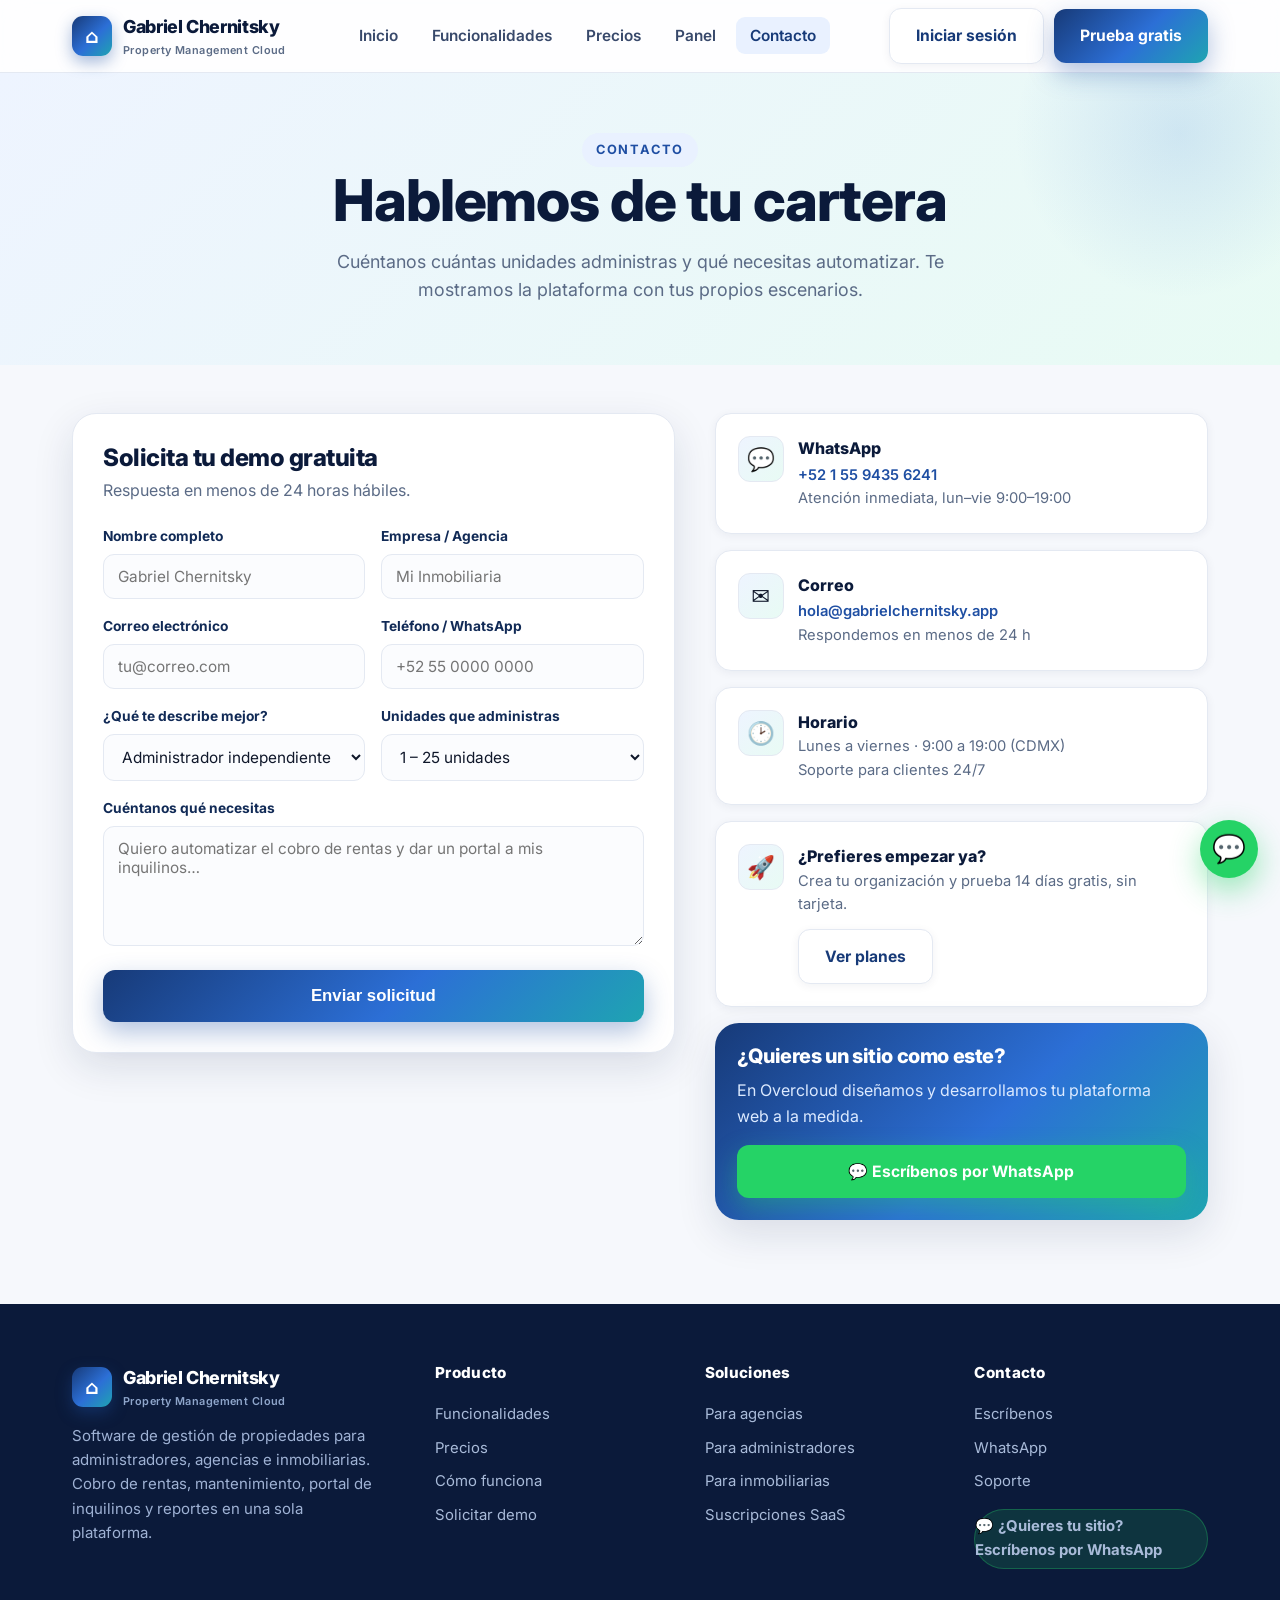
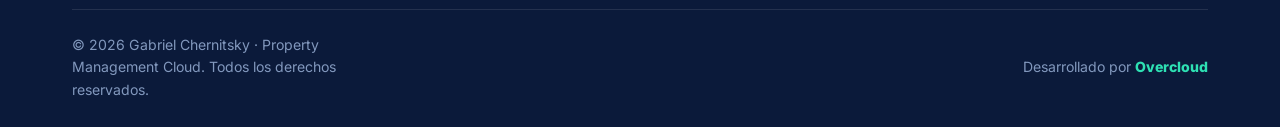
<file: contacto.html>
<!DOCTYPE html>
<html lang="es">
<head>
<meta charset="UTF-8">
<meta name="viewport" content="width=device-width, initial-scale=1.0">
<title>Contacto y demo — Gabriel Chernitsky | Gestión de propiedades</title>
<meta name="description" content="Agenda una demo o solicita tu prueba gratuita. Escríbenos y un especialista te contactará en menos de 24 horas.">
<link rel="preconnect" href="https://fonts.googleapis.com">
<link rel="preconnect" href="https://fonts.gstatic.com" crossorigin>
<link href="https://fonts.googleapis.com/css2?family=Inter:wght@400;500;600;700;800&display=swap" rel="stylesheet">
<link rel="stylesheet" href="styles.css">
<link rel="icon" href="data:image/svg+xml,%3Csvg xmlns='http://www.w3.org/2000/svg' viewBox='0 0 64 64'%3E%3Crect width='64' height='64' rx='14' fill='%232c6fd6'/%3E%3Ctext x='50%25' y='54%25' font-size='38' text-anchor='middle' dominant-baseline='middle' font-family='Arial' fill='white'%3E%E2%8C%82%3C/text%3E%3C/svg%3E">
</head>
<body>

<header class="header">
  <div class="container">
    <nav class="nav">
      <a class="brand" href="index.html"><span class="brand-mark">⌂</span><span>Gabriel Chernitsky<small>Property Management Cloud</small></span></a>
      <ul class="nav-links">
        <li><a href="index.html">Inicio</a></li>
        <li><a href="funcionalidades.html">Funcionalidades</a></li>
        <li><a href="precios.html">Precios</a></li>
        <li><a href="app.html">Panel</a></li>
        <li><a href="contacto.html" class="active">Contacto</a></li>
      </ul>
      <div class="nav-cta">
        <a class="btn btn-ghost" href="contacto.html">Iniciar sesión</a>
        <a class="btn btn-primary" href="precios.html">Prueba gratis</a>
      </div>
      <button class="nav-toggle" aria-label="Menú"><span></span><span></span><span></span></button>
    </nav>
  </div>
</header>

<section class="pagehero">
  <div class="container">
    <span class="eyebrow">Contacto</span>
    <h1>Hablemos de tu cartera</h1>
    <p>Cuéntanos cuántas unidades administras y qué necesitas automatizar. Te mostramos la plataforma con tus propios escenarios.</p>
  </div>
</section>

<section class="section" style="padding-top:48px">
  <div class="container">
    <div class="contact-grid">
      <!-- Form -->
      <form class="form reveal" id="contact-form">
        <h2 style="font-size:1.5rem; margin-bottom:6px">Solicita tu demo gratuita</h2>
        <p style="margin-bottom:22px">Respuesta en menos de 24 horas hábiles.</p>
        <div class="form-row">
          <div class="field"><label for="nombre">Nombre completo</label><input id="nombre" name="nombre" type="text" placeholder="Gabriel Chernitsky" required></div>
          <div class="field"><label for="empresa">Empresa / Agencia</label><input id="empresa" name="empresa" type="text" placeholder="Mi Inmobiliaria"></div>
        </div>
        <div class="form-row">
          <div class="field"><label for="email">Correo electrónico</label><input id="email" name="email" type="email" placeholder="tu@correo.com" required></div>
          <div class="field"><label for="tel">Teléfono / WhatsApp</label><input id="tel" name="tel" type="tel" placeholder="+52 55 0000 0000"></div>
        </div>
        <div class="form-row">
          <div class="field"><label for="perfil">¿Qué te describe mejor?</label>
            <select id="perfil" name="perfil">
              <option>Administrador independiente</option>
              <option>Agencia inmobiliaria</option>
              <option>Inmobiliaria / desarrolladora</option>
              <option>Grupo con varias sucursales</option>
            </select>
          </div>
          <div class="field"><label for="unidades">Unidades que administras</label>
            <select id="unidades" name="unidades">
              <option>1 – 25 unidades</option>
              <option>26 – 150 unidades</option>
              <option>151 – 500 unidades</option>
              <option>Más de 500 unidades</option>
            </select>
          </div>
        </div>
        <div class="field"><label for="msg">Cuéntanos qué necesitas</label><textarea id="msg" name="mensaje" placeholder="Quiero automatizar el cobro de rentas y dar un portal a mis inquilinos…"></textarea></div>
        <button class="btn btn-primary btn-lg btn-block" type="submit">Enviar solicitud</button>
        <div class="form-msg" role="status"></div>
      </form>

      <!-- Info -->
      <div class="reveal">
        <div class="info-card"><div class="ic">💬</div><div><div class="t">WhatsApp</div><a class="s" href="https://wa.me/5215594356241" target="_blank" rel="noopener">+52 1 55 9435 6241</a><div class="s">Atención inmediata, lun–vie 9:00–19:00</div></div></div>
        <div class="info-card"><div class="ic">✉️</div><div><div class="t">Correo</div><a class="s" href="mailto:hola@gabrielchernitsky.app">hola@gabrielchernitsky.app</a><div class="s">Respondemos en menos de 24 h</div></div></div>
        <div class="info-card"><div class="ic">🕑</div><div><div class="t">Horario</div><div class="s">Lunes a viernes · 9:00 a 19:00 (CDMX)</div><div class="s">Soporte para clientes 24/7</div></div></div>
        <div class="info-card"><div class="ic">🚀</div><div><div class="t">¿Prefieres empezar ya?</div><div class="s">Crea tu organización y prueba 14 días gratis, sin tarjeta.</div><a class="btn btn-ghost" style="margin-top:12px" href="precios.html">Ver planes</a></div></div>
        <div class="panel panel-grad" style="margin-top:4px">
          <h3 style="margin-bottom:10px">¿Quieres un sitio como este?</h3>
          <p style="color:#dceaff; margin-bottom:16px">En Overcloud diseñamos y desarrollamos tu plataforma web a la medida.</p>
          <a class="btn btn-wa btn-block" href="https://wa.me/5215594356241" target="_blank" rel="noopener">💬 Escríbenos por WhatsApp</a>
        </div>
      </div>
    </div>
  </div>
</section>

<footer class="footer">
  <div class="container">
    <div class="footer-top">
      <div>
        <a class="brand" href="index.html"><span class="brand-mark">⌂</span><span>Gabriel Chernitsky<small>Property Management Cloud</small></span></a>
        <p>Software de gestión de propiedades para administradores, agencias e inmobiliarias. Cobro de rentas, mantenimiento, portal de inquilinos y reportes en una sola plataforma.</p>
      </div>
      <div class="footer-col"><h4>Producto</h4><a href="funcionalidades.html">Funcionalidades</a><a href="precios.html">Precios</a><a href="index.html#como-funciona">Cómo funciona</a><a href="contacto.html">Solicitar demo</a></div>
      <div class="footer-col"><h4>Soluciones</h4><a href="funcionalidades.html">Para agencias</a><a href="funcionalidades.html">Para administradores</a><a href="funcionalidades.html">Para inmobiliarias</a><a href="precios.html">Suscripciones SaaS</a></div>
      <div class="footer-col"><h4>Contacto</h4><a href="contacto.html">Escríbenos</a><a href="https://wa.me/5215594356241" target="_blank" rel="noopener">WhatsApp</a><a href="contacto.html">Soporte</a><a class="footer-wa" href="https://wa.me/5215594356241" target="_blank" rel="noopener" style="margin-top:10px">💬 ¿Quieres tu sitio? Escríbenos por WhatsApp</a></div>
    </div>
    <div class="footer-bottom">
      <p>© <span data-year-now>2026</span> Gabriel Chernitsky · Property Management Cloud. Todos los derechos reservados.</p>
      <p>Desarrollado por <a class="oc" href="https://wa.me/5215594356241" target="_blank" rel="noopener">Overcloud</a></p>
    </div>
  </div>
</footer>

<a class="wa-float" href="https://wa.me/5215594356241" target="_blank" rel="noopener" aria-label="WhatsApp">💬</a>
<script src="main.js"></script>
</body>
</html>
</file>
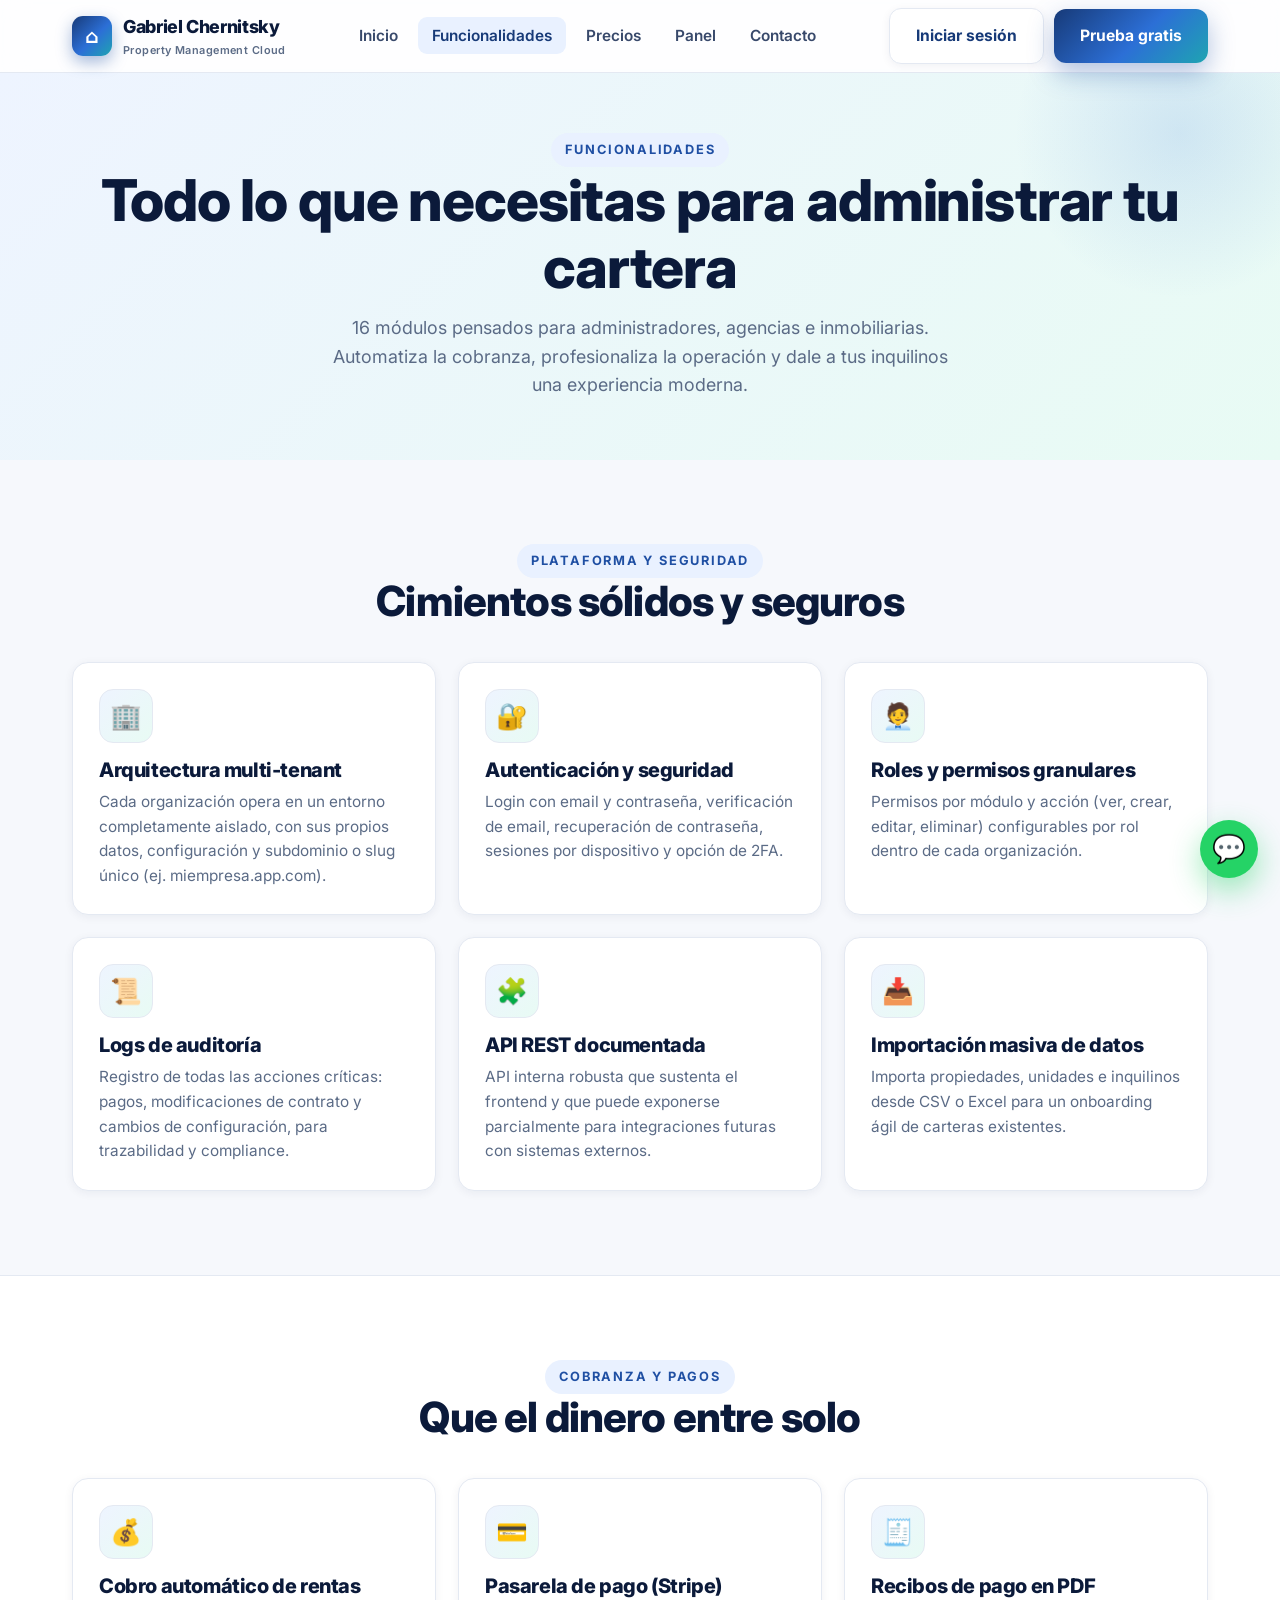
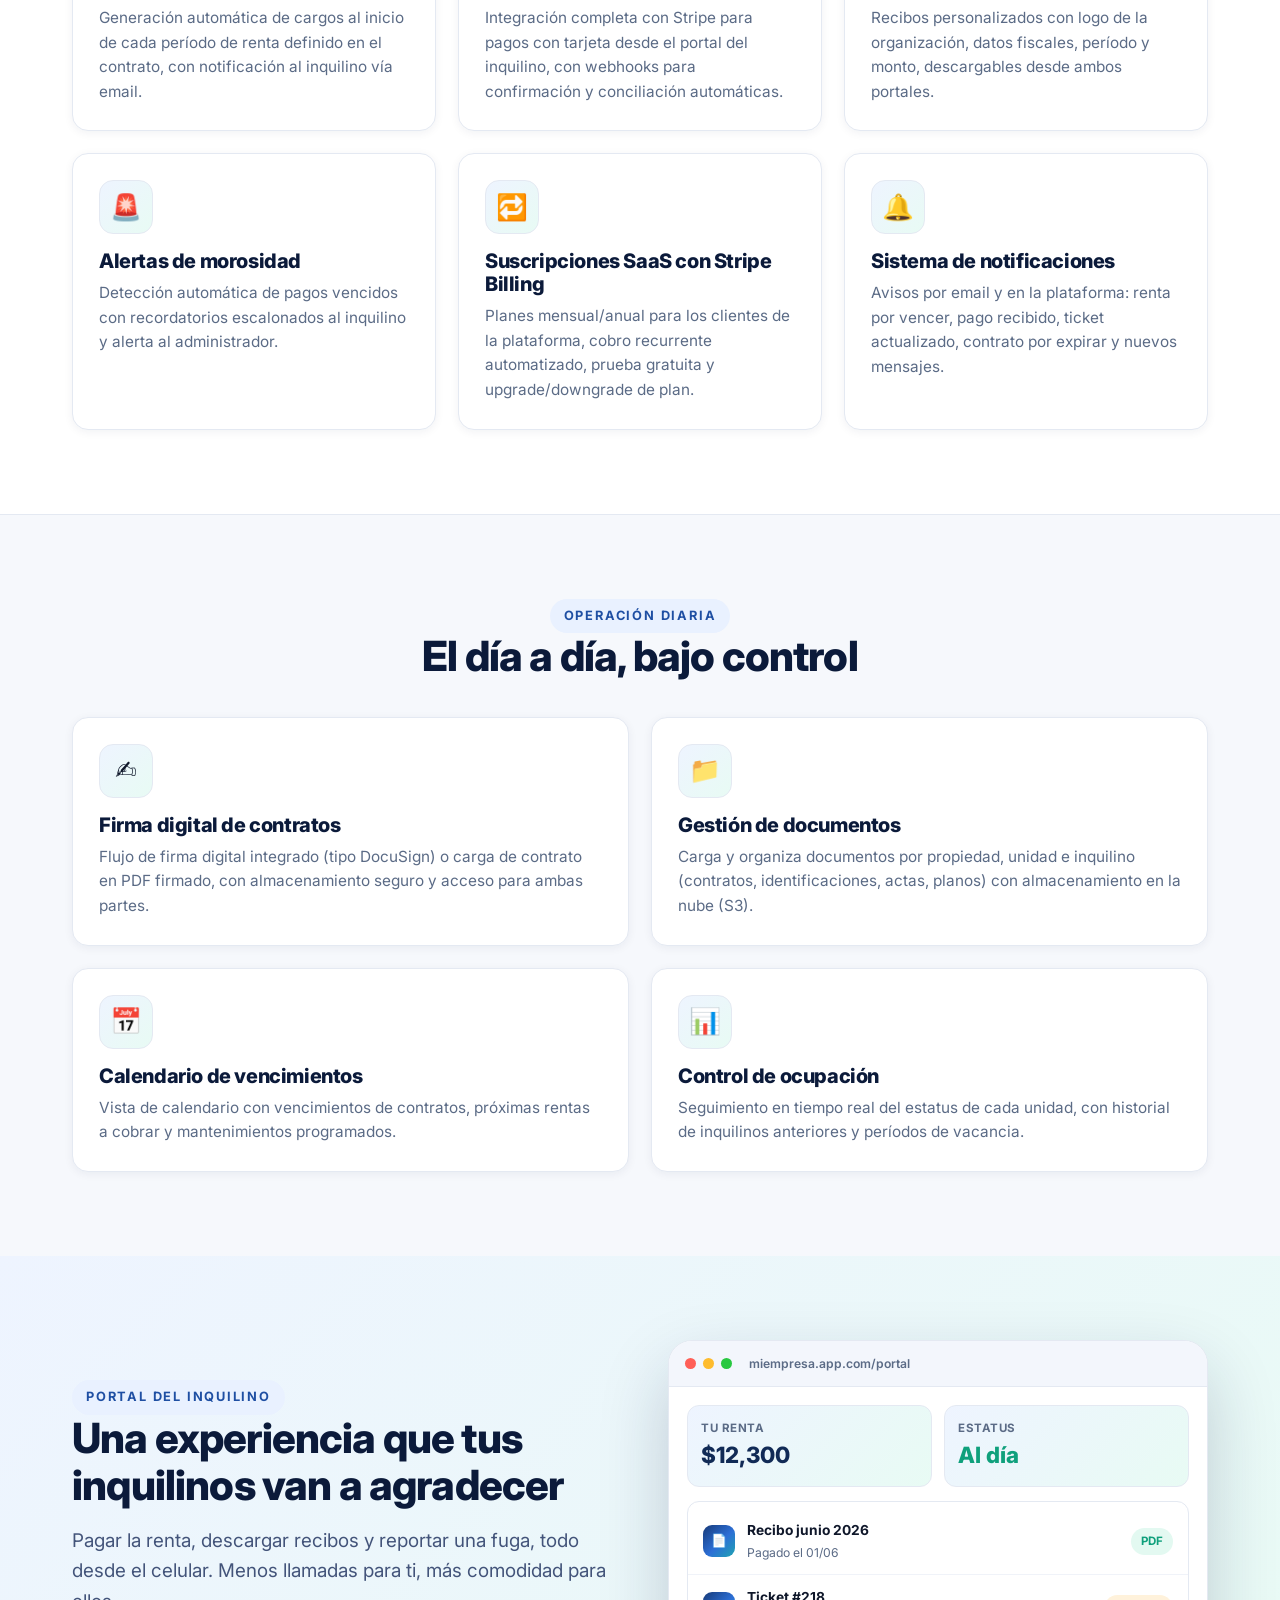
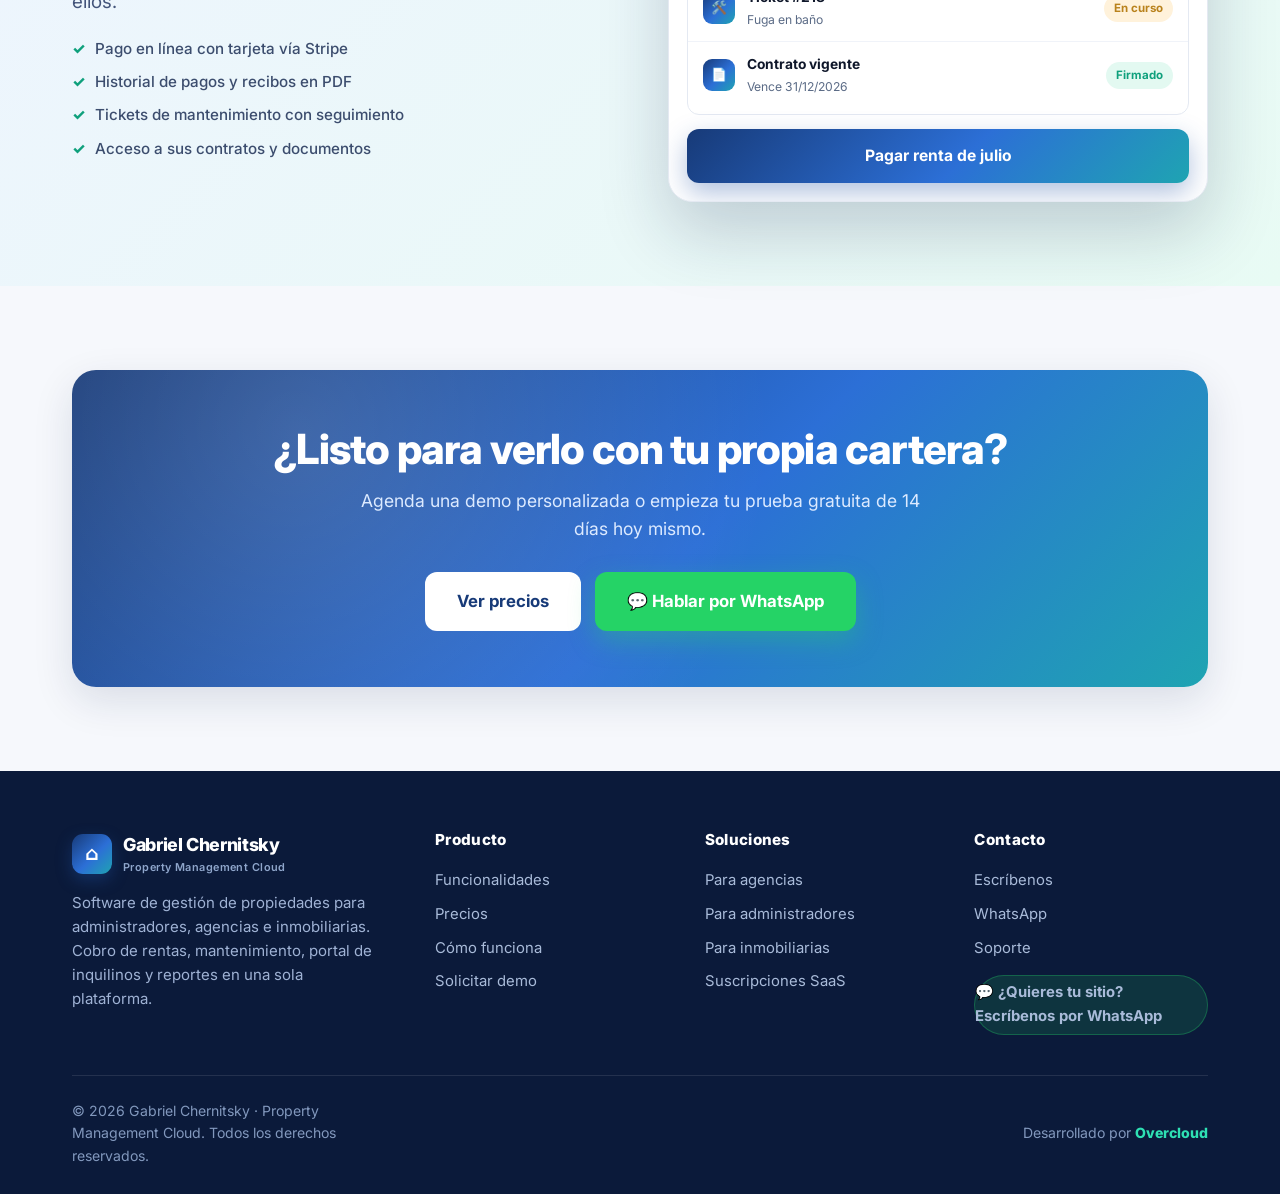
<file: funcionalidades.html>
<!DOCTYPE html>
<html lang="es">
<head>
<meta charset="UTF-8">
<meta name="viewport" content="width=device-width, initial-scale=1.0">
<title>Funcionalidades — Gabriel Chernitsky | Gestión de propiedades</title>
<meta name="description" content="Las 16 funcionalidades de la plataforma: multi-tenant, cobro automático de rentas, Stripe, recibos en PDF, tickets, firma digital, documentos en S3, calendario, roles y permisos, API REST y auditoría.">
<link rel="preconnect" href="https://fonts.googleapis.com">
<link rel="preconnect" href="https://fonts.gstatic.com" crossorigin>
<link href="https://fonts.googleapis.com/css2?family=Inter:wght@400;500;600;700;800&display=swap" rel="stylesheet">
<link rel="stylesheet" href="styles.css">
<link rel="icon" href="data:image/svg+xml,%3Csvg xmlns='http://www.w3.org/2000/svg' viewBox='0 0 64 64'%3E%3Crect width='64' height='64' rx='14' fill='%232c6fd6'/%3E%3Ctext x='50%25' y='54%25' font-size='38' text-anchor='middle' dominant-baseline='middle' font-family='Arial' fill='white'%3E%E2%8C%82%3C/text%3E%3C/svg%3E">
</head>
<body>

<header class="header">
  <div class="container">
    <nav class="nav">
      <a class="brand" href="index.html"><span class="brand-mark">⌂</span><span>Gabriel Chernitsky<small>Property Management Cloud</small></span></a>
      <ul class="nav-links">
        <li><a href="index.html">Inicio</a></li>
        <li><a href="funcionalidades.html" class="active">Funcionalidades</a></li>
        <li><a href="precios.html">Precios</a></li>
        <li><a href="app.html">Panel</a></li>
        <li><a href="contacto.html">Contacto</a></li>
      </ul>
      <div class="nav-cta">
        <a class="btn btn-ghost" href="contacto.html">Iniciar sesión</a>
        <a class="btn btn-primary" href="precios.html">Prueba gratis</a>
      </div>
      <button class="nav-toggle" aria-label="Menú"><span></span><span></span><span></span></button>
    </nav>
  </div>
</header>

<section class="pagehero">
  <div class="container">
    <span class="eyebrow">Funcionalidades</span>
    <h1>Todo lo que necesitas para administrar tu cartera</h1>
    <p>16 módulos pensados para administradores, agencias e inmobiliarias. Automatiza la cobranza, profesionaliza la operación y dale a tus inquilinos una experiencia moderna.</p>
  </div>
</section>

<!-- Bloque 1: Núcleo -->
<section class="section">
  <div class="container">
    <div class="section-head reveal" style="margin-bottom:36px">
      <span class="eyebrow">Plataforma y seguridad</span>
      <h2>Cimientos sólidos y seguros</h2>
    </div>
    <div class="grid-3">
      <div class="card reveal" id="multitenant"><div class="ico">🏢</div><h3>Arquitectura multi-tenant</h3><p>Cada organización opera en un entorno completamente aislado, con sus propios datos, configuración y subdominio o slug único (ej. miempresa.app.com).</p></div>
      <div class="card reveal" id="seguridad"><div class="ico">🔐</div><h3>Autenticación y seguridad</h3><p>Login con email y contraseña, verificación de email, recuperación de contraseña, sesiones por dispositivo y opción de 2FA.</p></div>
      <div class="card reveal" id="roles"><div class="ico">🧑‍💼</div><h3>Roles y permisos granulares</h3><p>Permisos por módulo y acción (ver, crear, editar, eliminar) configurables por rol dentro de cada organización.</p></div>
      <div class="card reveal" id="auditoria"><div class="ico">📜</div><h3>Logs de auditoría</h3><p>Registro de todas las acciones críticas: pagos, modificaciones de contrato y cambios de configuración, para trazabilidad y compliance.</p></div>
      <div class="card reveal" id="api"><div class="ico">🧩</div><h3>API REST documentada</h3><p>API interna robusta que sustenta el frontend y que puede exponerse parcialmente para integraciones futuras con sistemas externos.</p></div>
      <div class="card reveal" id="importacion"><div class="ico">📥</div><h3>Importación masiva de datos</h3><p>Importa propiedades, unidades e inquilinos desde CSV o Excel para un onboarding ágil de carteras existentes.</p></div>
    </div>
  </div>
</section>

<!-- Bloque 2: Cobranza y pagos -->
<section class="section" style="background:#fff; border-top:1px solid var(--line); border-bottom:1px solid var(--line)">
  <div class="container">
    <div class="section-head reveal" style="margin-bottom:36px">
      <span class="eyebrow">Cobranza y pagos</span>
      <h2>Que el dinero entre solo</h2>
    </div>
    <div class="grid-3">
      <div class="card reveal" id="cobranza"><div class="ico">💰</div><h3>Cobro automático de rentas</h3><p>Generación automática de cargos al inicio de cada período de renta definido en el contrato, con notificación al inquilino vía email.</p></div>
      <div class="card reveal" id="stripe"><div class="ico">💳</div><h3>Pasarela de pago (Stripe)</h3><p>Integración completa con Stripe para pagos con tarjeta desde el portal del inquilino, con webhooks para confirmación y conciliación automáticas.</p></div>
      <div class="card reveal" id="recibos"><div class="ico">🧾</div><h3>Recibos de pago en PDF</h3><p>Recibos personalizados con logo de la organización, datos fiscales, período y monto, descargables desde ambos portales.</p></div>
      <div class="card reveal" id="morosidad"><div class="ico">🚨</div><h3>Alertas de morosidad</h3><p>Detección automática de pagos vencidos con recordatorios escalonados al inquilino y alerta al administrador.</p></div>
      <div class="card reveal" id="suscripciones"><div class="ico">🔁</div><h3>Suscripciones SaaS con Stripe Billing</h3><p>Planes mensual/anual para los clientes de la plataforma, cobro recurrente automatizado, prueba gratuita y upgrade/downgrade de plan.</p></div>
      <div class="card reveal" id="notificaciones"><div class="ico">🔔</div><h3>Sistema de notificaciones</h3><p>Avisos por email y en la plataforma: renta por vencer, pago recibido, ticket actualizado, contrato por expirar y nuevos mensajes.</p></div>
    </div>
  </div>
</section>

<!-- Bloque 3: Operación -->
<section class="section">
  <div class="container">
    <div class="section-head reveal" style="margin-bottom:36px">
      <span class="eyebrow">Operación diaria</span>
      <h2>El día a día, bajo control</h2>
    </div>
    <div class="grid-2">
      <div class="card reveal" id="firma"><div class="ico">✍️</div><h3>Firma digital de contratos</h3><p>Flujo de firma digital integrado (tipo DocuSign) o carga de contrato en PDF firmado, con almacenamiento seguro y acceso para ambas partes.</p></div>
      <div class="card reveal" id="documentos"><div class="ico">📁</div><h3>Gestión de documentos</h3><p>Carga y organiza documentos por propiedad, unidad e inquilino (contratos, identificaciones, actas, planos) con almacenamiento en la nube (S3).</p></div>
      <div class="card reveal" id="calendario"><div class="ico">📅</div><h3>Calendario de vencimientos</h3><p>Vista de calendario con vencimientos de contratos, próximas rentas a cobrar y mantenimientos programados.</p></div>
      <div class="card reveal" id="ocupacion"><div class="ico">📊</div><h3>Control de ocupación</h3><p>Seguimiento en tiempo real del estatus de cada unidad, con historial de inquilinos anteriores y períodos de vacancia.</p></div>
    </div>
  </div>
</section>

<!-- Showcase: portal inquilino mock -->
<section class="section" style="background:var(--grad-soft)">
  <div class="container">
    <div class="split">
      <div class="split-copy reveal">
        <span class="eyebrow">Portal del inquilino</span>
        <h2>Una experiencia que tus inquilinos van a agradecer</h2>
        <p class="lead">Pagar la renta, descargar recibos y reportar una fuga, todo desde el celular. Menos llamadas para ti, más comodidad para ellos.</p>
        <ul class="feat-list">
          <li>Pago en línea con tarjeta vía Stripe</li>
          <li>Historial de pagos y recibos en PDF</li>
          <li>Tickets de mantenimiento con seguimiento</li>
          <li>Acceso a sus contratos y documentos</li>
        </ul>
      </div>
      <div class="split-media reveal">
        <div class="mock">
          <div class="mock-bar"><i></i><i></i><i></i><small>miempresa.app.com/portal</small></div>
          <div class="mock-body">
            <div class="mock-row">
              <div class="mini-stat"><div class="k">Tu renta</div><div class="v">$12,300</div></div>
              <div class="mini-stat"><div class="k">Estatus</div><div class="v up">Al día</div></div>
            </div>
            <div class="mock-list">
              <div class="mock-li"><span class="av">📄</span><span><span class="nm">Recibo junio 2026</span><br><span class="sub">Pagado el 01/06</span></span><span class="pill pill-ok">PDF</span></div>
              <div class="mock-li"><span class="av">🛠️</span><span><span class="nm">Ticket #218</span><br><span class="sub">Fuga en baño</span></span><span class="pill pill-warn">En curso</span></div>
              <div class="mock-li"><span class="av">📄</span><span><span class="nm">Contrato vigente</span><br><span class="sub">Vence 31/12/2026</span></span><span class="pill pill-ok">Firmado</span></div>
            </div>
            <a class="btn btn-primary btn-block" style="margin-top:14px" href="#">Pagar renta de julio</a>
          </div>
        </div>
      </div>
    </div>
  </div>
</section>

<!-- CTA -->
<section class="section">
  <div class="container">
    <div class="cta-band reveal">
      <h2>¿Listo para verlo con tu propia cartera?</h2>
      <p>Agenda una demo personalizada o empieza tu prueba gratuita de 14 días hoy mismo.</p>
      <div class="acts">
        <a class="btn btn-light btn-lg" href="precios.html">Ver precios</a>
        <a class="btn btn-wa btn-lg" href="https://wa.me/5215594356241" target="_blank" rel="noopener">💬 Hablar por WhatsApp</a>
      </div>
    </div>
  </div>
</section>

<footer class="footer">
  <div class="container">
    <div class="footer-top">
      <div>
        <a class="brand" href="index.html"><span class="brand-mark">⌂</span><span>Gabriel Chernitsky<small>Property Management Cloud</small></span></a>
        <p>Software de gestión de propiedades para administradores, agencias e inmobiliarias. Cobro de rentas, mantenimiento, portal de inquilinos y reportes en una sola plataforma.</p>
      </div>
      <div class="footer-col"><h4>Producto</h4><a href="funcionalidades.html">Funcionalidades</a><a href="precios.html">Precios</a><a href="index.html#como-funciona">Cómo funciona</a><a href="contacto.html">Solicitar demo</a></div>
      <div class="footer-col"><h4>Soluciones</h4><a href="funcionalidades.html">Para agencias</a><a href="funcionalidades.html">Para administradores</a><a href="funcionalidades.html">Para inmobiliarias</a><a href="precios.html">Suscripciones SaaS</a></div>
      <div class="footer-col"><h4>Contacto</h4><a href="contacto.html">Escríbenos</a><a href="https://wa.me/5215594356241" target="_blank" rel="noopener">WhatsApp</a><a href="contacto.html">Soporte</a><a class="footer-wa" href="https://wa.me/5215594356241" target="_blank" rel="noopener" style="margin-top:10px">💬 ¿Quieres tu sitio? Escríbenos por WhatsApp</a></div>
    </div>
    <div class="footer-bottom">
      <p>© <span data-year-now>2026</span> Gabriel Chernitsky · Property Management Cloud. Todos los derechos reservados.</p>
      <p>Desarrollado por <a class="oc" href="https://wa.me/5215594356241" target="_blank" rel="noopener">Overcloud</a></p>
    </div>
  </div>
</footer>

<a class="wa-float" href="https://wa.me/5215594356241" target="_blank" rel="noopener" aria-label="WhatsApp">💬</a>
<script src="main.js"></script>
</body>
</html>
</file>
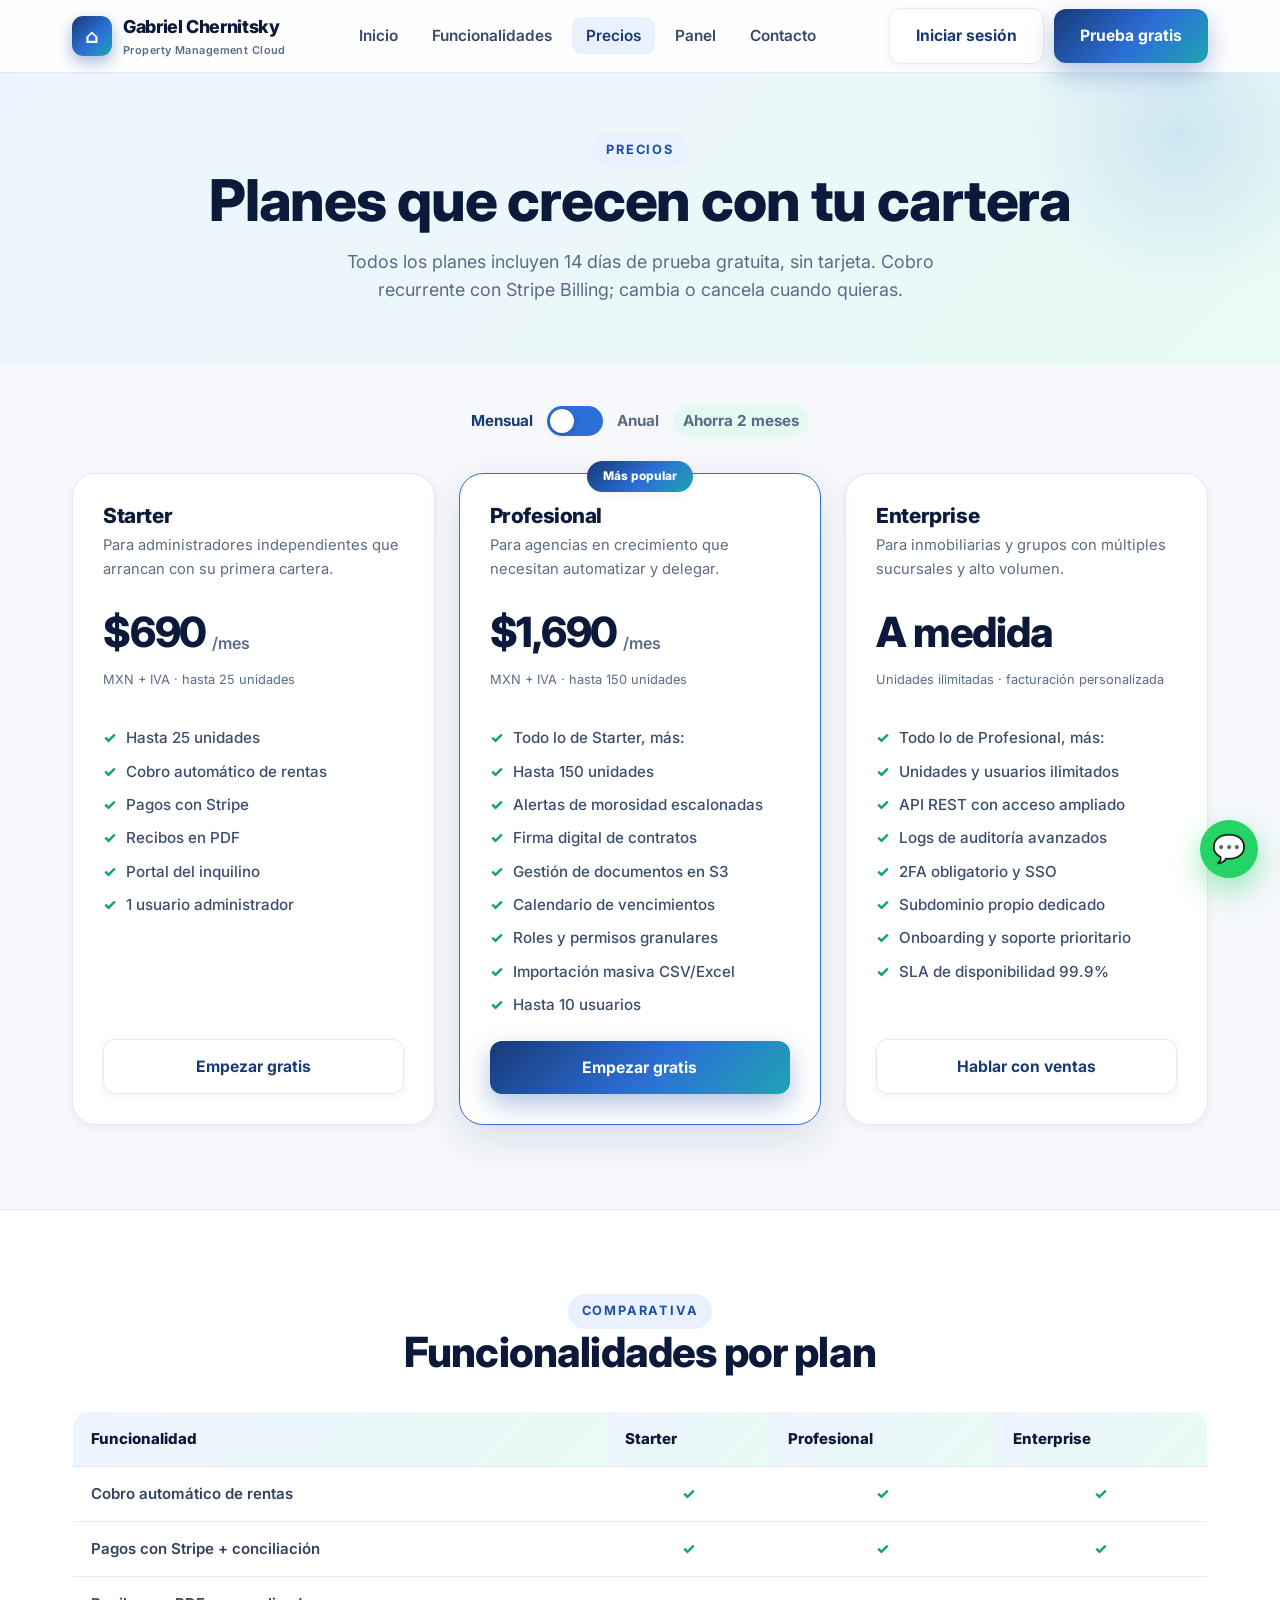
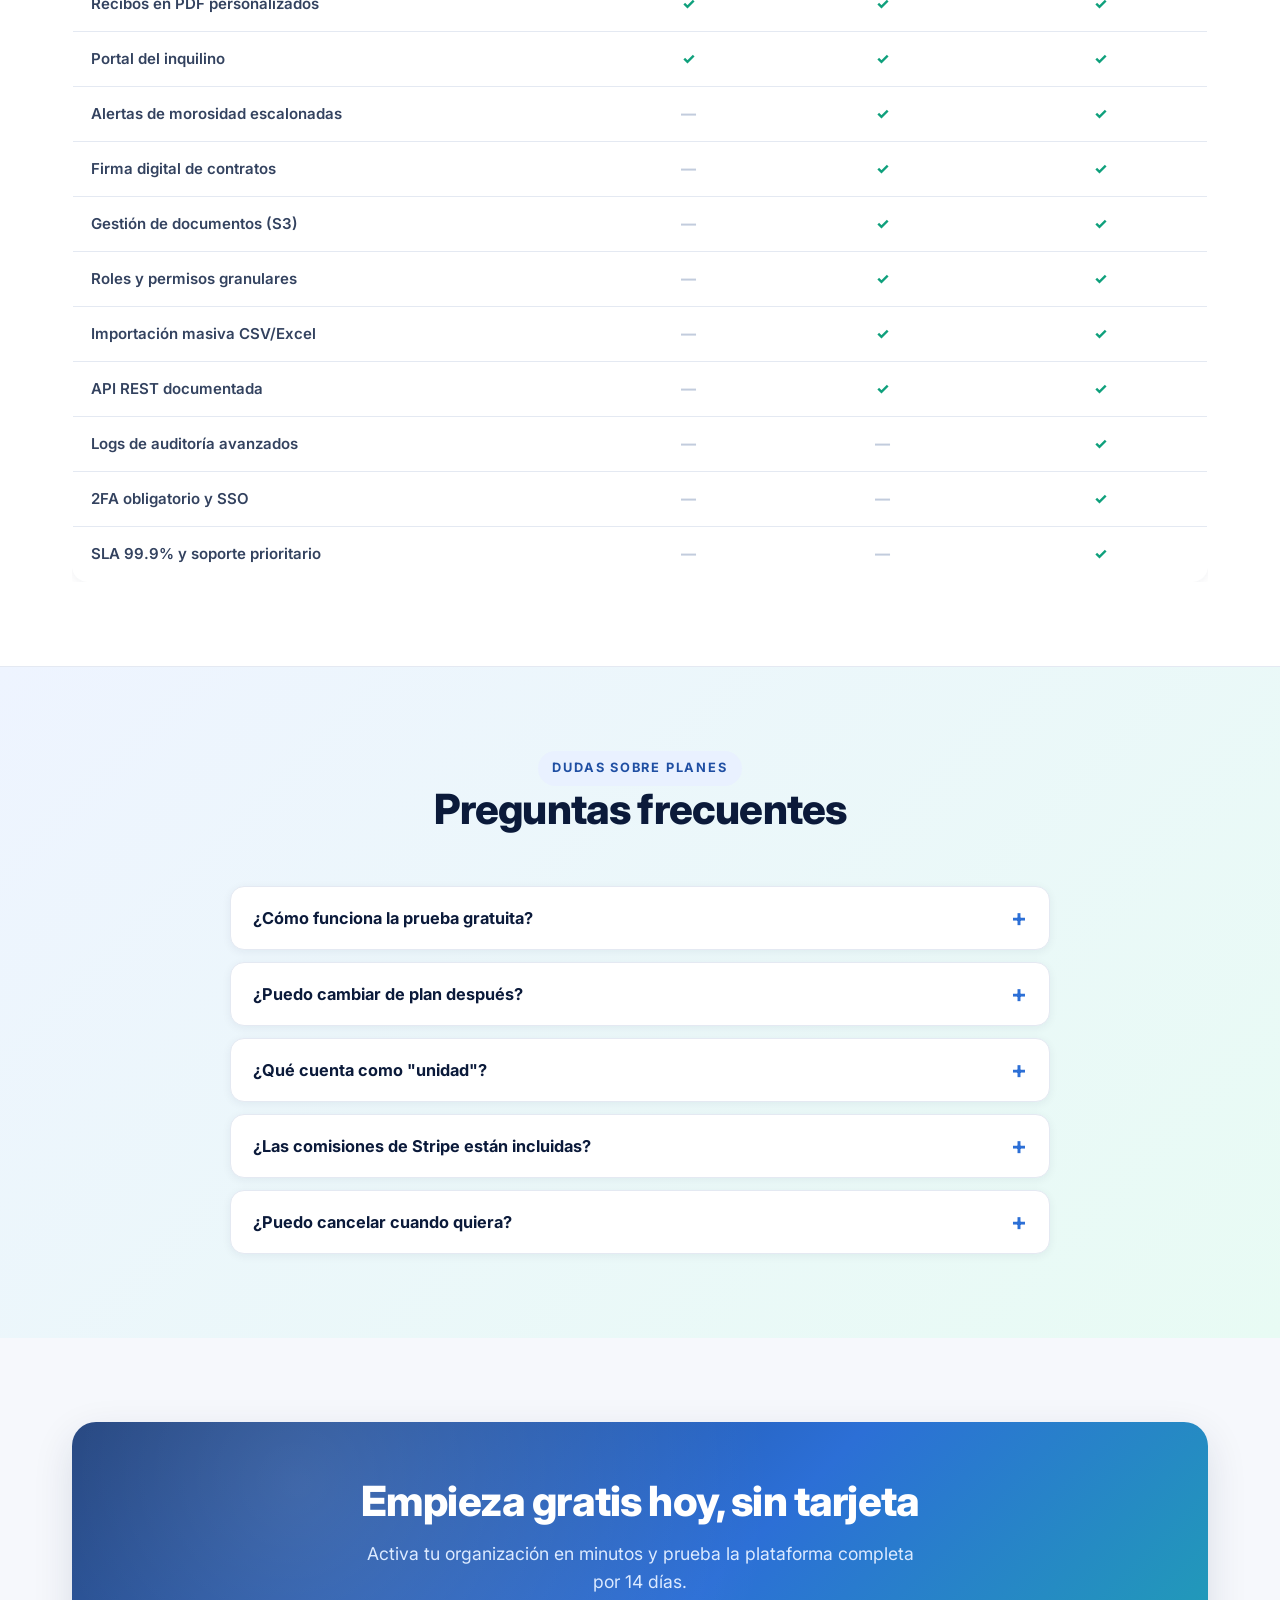
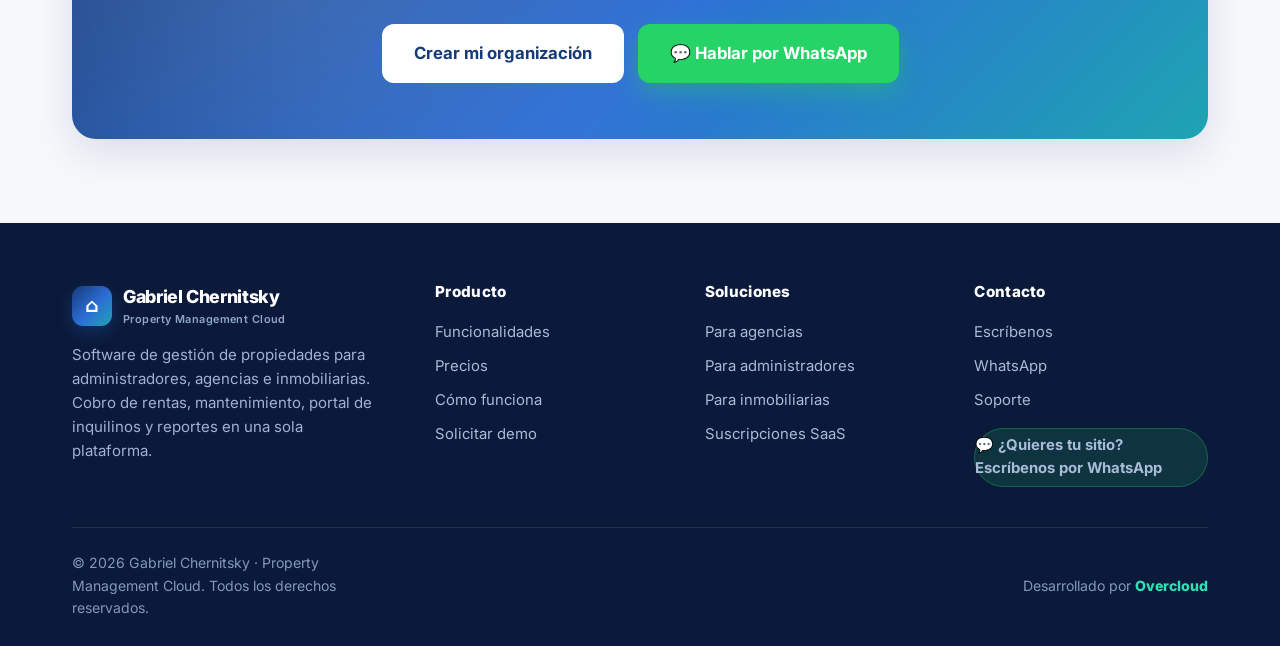
<file: precios.html>
<!DOCTYPE html>
<html lang="es">
<head>
<meta charset="UTF-8">
<meta name="viewport" content="width=device-width, initial-scale=1.0">
<title>Precios y planes — Gabriel Chernitsky | Gestión de propiedades</title>
<meta name="description" content="Planes de suscripción mensual o anual con prueba gratuita de 14 días. Cobro recurrente con Stripe Billing, upgrade y downgrade cuando quieras.">
<link rel="preconnect" href="https://fonts.googleapis.com">
<link rel="preconnect" href="https://fonts.gstatic.com" crossorigin>
<link href="https://fonts.googleapis.com/css2?family=Inter:wght@400;500;600;700;800&display=swap" rel="stylesheet">
<link rel="stylesheet" href="styles.css">
<link rel="icon" href="data:image/svg+xml,%3Csvg xmlns='http://www.w3.org/2000/svg' viewBox='0 0 64 64'%3E%3Crect width='64' height='64' rx='14' fill='%232c6fd6'/%3E%3Ctext x='50%25' y='54%25' font-size='38' text-anchor='middle' dominant-baseline='middle' font-family='Arial' fill='white'%3E%E2%8C%82%3C/text%3E%3C/svg%3E">
</head>
<body>

<header class="header">
  <div class="container">
    <nav class="nav">
      <a class="brand" href="index.html"><span class="brand-mark">⌂</span><span>Gabriel Chernitsky<small>Property Management Cloud</small></span></a>
      <ul class="nav-links">
        <li><a href="index.html">Inicio</a></li>
        <li><a href="funcionalidades.html">Funcionalidades</a></li>
        <li><a href="precios.html" class="active">Precios</a></li>
        <li><a href="app.html">Panel</a></li>
        <li><a href="contacto.html">Contacto</a></li>
      </ul>
      <div class="nav-cta">
        <a class="btn btn-ghost" href="contacto.html">Iniciar sesión</a>
        <a class="btn btn-primary" href="#planes">Prueba gratis</a>
      </div>
      <button class="nav-toggle" aria-label="Menú"><span></span><span></span><span></span></button>
    </nav>
  </div>
</header>

<section class="pagehero">
  <div class="container">
    <span class="eyebrow">Precios</span>
    <h1>Planes que crecen con tu cartera</h1>
    <p>Todos los planes incluyen 14 días de prueba gratuita, sin tarjeta. Cobro recurrente con Stripe Billing; cambia o cancela cuando quieras.</p>
  </div>
</section>

<section class="section" id="planes" style="padding-top:40px">
  <div class="container">
    <div class="toggle-wrap reveal">
      <span data-lbl-month class="on">Mensual</span>
      <button class="switch" aria-label="Cambiar facturación"></button>
      <span data-lbl-year>Anual</span>
      <span class="save-tag">Ahorra 2 meses</span>
    </div>

    <div class="plans">
      <!-- Starter -->
      <div class="plan reveal">
        <h3>Starter</h3>
        <p class="desc">Para administradores independientes que arrancan con su primera cartera.</p>
        <div class="price"><span class="amt">$<span data-month="690" data-year="575">690</span></span><span class="per" data-per>/mes</span></div>
        <p class="note">MXN + IVA · hasta 25 unidades</p>
        <ul class="feat-list">
          <li>Hasta 25 unidades</li>
          <li>Cobro automático de rentas</li>
          <li>Pagos con Stripe</li>
          <li>Recibos en PDF</li>
          <li>Portal del inquilino</li>
          <li>1 usuario administrador</li>
        </ul>
        <a class="btn btn-ghost" href="contacto.html">Empezar gratis</a>
      </div>

      <!-- Pro -->
      <div class="plan feat reveal">
        <h3>Profesional</h3>
        <p class="desc">Para agencias en crecimiento que necesitan automatizar y delegar.</p>
        <div class="price"><span class="amt">$<span data-month="1,690" data-year="1,409">1,690</span></span><span class="per" data-per>/mes</span></div>
        <p class="note">MXN + IVA · hasta 150 unidades</p>
        <ul class="feat-list">
          <li>Todo lo de Starter, más:</li>
          <li>Hasta 150 unidades</li>
          <li>Alertas de morosidad escalonadas</li>
          <li>Firma digital de contratos</li>
          <li>Gestión de documentos en S3</li>
          <li>Calendario de vencimientos</li>
          <li>Roles y permisos granulares</li>
          <li>Importación masiva CSV/Excel</li>
          <li>Hasta 10 usuarios</li>
        </ul>
        <a class="btn btn-primary" href="contacto.html">Empezar gratis</a>
      </div>

      <!-- Enterprise -->
      <div class="plan reveal">
        <h3>Enterprise</h3>
        <p class="desc">Para inmobiliarias y grupos con múltiples sucursales y alto volumen.</p>
        <div class="price"><span class="amt">A medida</span></div>
        <p class="note">Unidades ilimitadas · facturación personalizada</p>
        <ul class="feat-list">
          <li>Todo lo de Profesional, más:</li>
          <li>Unidades y usuarios ilimitados</li>
          <li>API REST con acceso ampliado</li>
          <li>Logs de auditoría avanzados</li>
          <li>2FA obligatorio y SSO</li>
          <li>Subdominio propio dedicado</li>
          <li>Onboarding y soporte prioritario</li>
          <li>SLA de disponibilidad 99.9%</li>
        </ul>
        <a class="btn btn-ghost" href="contacto.html">Hablar con ventas</a>
      </div>
    </div>
  </div>
</section>

<!-- Comparativa -->
<section class="section" style="background:#fff; border-top:1px solid var(--line); border-bottom:1px solid var(--line)">
  <div class="container">
    <div class="section-head reveal" style="margin-bottom:34px">
      <span class="eyebrow">Comparativa</span>
      <h2>Funcionalidades por plan</h2>
    </div>
    <div class="reveal" style="overflow-x:auto">
      <table class="compare">
        <thead>
          <tr><th>Funcionalidad</th><th class="c">Starter</th><th class="c">Profesional</th><th class="c">Enterprise</th></tr>
        </thead>
        <tbody>
          <tr><td>Cobro automático de rentas</td><td class="c yes">✓</td><td class="c yes">✓</td><td class="c yes">✓</td></tr>
          <tr><td>Pagos con Stripe + conciliación</td><td class="c yes">✓</td><td class="c yes">✓</td><td class="c yes">✓</td></tr>
          <tr><td>Recibos en PDF personalizados</td><td class="c yes">✓</td><td class="c yes">✓</td><td class="c yes">✓</td></tr>
          <tr><td>Portal del inquilino</td><td class="c yes">✓</td><td class="c yes">✓</td><td class="c yes">✓</td></tr>
          <tr><td>Alertas de morosidad escalonadas</td><td class="c no">—</td><td class="c yes">✓</td><td class="c yes">✓</td></tr>
          <tr><td>Firma digital de contratos</td><td class="c no">—</td><td class="c yes">✓</td><td class="c yes">✓</td></tr>
          <tr><td>Gestión de documentos (S3)</td><td class="c no">—</td><td class="c yes">✓</td><td class="c yes">✓</td></tr>
          <tr><td>Roles y permisos granulares</td><td class="c no">—</td><td class="c yes">✓</td><td class="c yes">✓</td></tr>
          <tr><td>Importación masiva CSV/Excel</td><td class="c no">—</td><td class="c yes">✓</td><td class="c yes">✓</td></tr>
          <tr><td>API REST documentada</td><td class="c no">—</td><td class="c yes">✓</td><td class="c yes">✓</td></tr>
          <tr><td>Logs de auditoría avanzados</td><td class="c no">—</td><td class="c no">—</td><td class="c yes">✓</td></tr>
          <tr><td>2FA obligatorio y SSO</td><td class="c no">—</td><td class="c no">—</td><td class="c yes">✓</td></tr>
          <tr><td>SLA 99.9% y soporte prioritario</td><td class="c no">—</td><td class="c no">—</td><td class="c yes">✓</td></tr>
        </tbody>
      </table>
    </div>
  </div>
</section>

<!-- FAQ precios -->
<section class="section" style="background:var(--grad-soft)">
  <div class="container">
    <div class="section-head reveal"><span class="eyebrow">Dudas sobre planes</span><h2>Preguntas frecuentes</h2></div>
    <div class="faq">
      <div class="faq-item reveal"><button class="faq-q">¿Cómo funciona la prueba gratuita?<span class="x">+</span></button><div class="faq-a"><p>Tienes 14 días para usar la plataforma completa sin ingresar tarjeta. Al terminar, eliges el plan que mejor se adapte a tu cartera y activas el cobro recurrente con Stripe Billing.</p></div></div>
      <div class="faq-item reveal"><button class="faq-q">¿Puedo cambiar de plan después?<span class="x">+</span></button><div class="faq-a"><p>Sí. Puedes hacer upgrade o downgrade en cualquier momento; el ajuste de cobro es automático y prorrateado gracias a Stripe Billing.</p></div></div>
      <div class="faq-item reveal"><button class="faq-q">¿Qué cuenta como "unidad"?<span class="x">+</span></button><div class="faq-a"><p>Cada espacio rentable: un departamento, un local comercial, una casa o una oficina. El plan se basa en el número total de unidades activas en tu organización.</p></div></div>
      <div class="faq-item reveal"><button class="faq-q">¿Las comisiones de Stripe están incluidas?<span class="x">+</span></button><div class="faq-a"><p>La suscripción a la plataforma es independiente de las comisiones por procesamiento de pagos de Stripe, que se rigen por sus tarifas vigentes. Tú conectas tu propia cuenta de Stripe.</p></div></div>
      <div class="faq-item reveal"><button class="faq-q">¿Puedo cancelar cuando quiera?<span class="x">+</span></button><div class="faq-a"><p>Claro. No hay contratos forzosos; cancelas desde tu panel y conservas el acceso hasta el final del período ya facturado.</p></div></div>
    </div>
  </div>
</section>

<!-- CTA -->
<section class="section">
  <div class="container">
    <div class="cta-band reveal">
      <h2>Empieza gratis hoy, sin tarjeta</h2>
      <p>Activa tu organización en minutos y prueba la plataforma completa por 14 días.</p>
      <div class="acts">
        <a class="btn btn-light btn-lg" href="contacto.html">Crear mi organización</a>
        <a class="btn btn-wa btn-lg" href="https://wa.me/5215594356241" target="_blank" rel="noopener">💬 Hablar por WhatsApp</a>
      </div>
    </div>
  </div>
</section>

<footer class="footer">
  <div class="container">
    <div class="footer-top">
      <div>
        <a class="brand" href="index.html"><span class="brand-mark">⌂</span><span>Gabriel Chernitsky<small>Property Management Cloud</small></span></a>
        <p>Software de gestión de propiedades para administradores, agencias e inmobiliarias. Cobro de rentas, mantenimiento, portal de inquilinos y reportes en una sola plataforma.</p>
      </div>
      <div class="footer-col"><h4>Producto</h4><a href="funcionalidades.html">Funcionalidades</a><a href="precios.html">Precios</a><a href="index.html#como-funciona">Cómo funciona</a><a href="contacto.html">Solicitar demo</a></div>
      <div class="footer-col"><h4>Soluciones</h4><a href="funcionalidades.html">Para agencias</a><a href="funcionalidades.html">Para administradores</a><a href="funcionalidades.html">Para inmobiliarias</a><a href="precios.html">Suscripciones SaaS</a></div>
      <div class="footer-col"><h4>Contacto</h4><a href="contacto.html">Escríbenos</a><a href="https://wa.me/5215594356241" target="_blank" rel="noopener">WhatsApp</a><a href="contacto.html">Soporte</a><a class="footer-wa" href="https://wa.me/5215594356241" target="_blank" rel="noopener" style="margin-top:10px">💬 ¿Quieres tu sitio? Escríbenos por WhatsApp</a></div>
    </div>
    <div class="footer-bottom">
      <p>© <span data-year-now>2026</span> Gabriel Chernitsky · Property Management Cloud. Todos los derechos reservados.</p>
      <p>Desarrollado por <a class="oc" href="https://wa.me/5215594356241" target="_blank" rel="noopener">Overcloud</a></p>
    </div>
  </div>
</footer>

<a class="wa-float" href="https://wa.me/5215594356241" target="_blank" rel="noopener" aria-label="WhatsApp">💬</a>
<script src="main.js"></script>
</body>
</html>
</file>
<file: styles.css>
/* ===========================================================
   Gabriel Chernitsky — SaaS de Gestión de Propiedades
   Diseño por Overcloud
   =========================================================== */

:root {
  --brand-900: #0b1a3a;
  --brand-800: #112a56;
  --brand-700: #173a78;
  --brand-600: #1f4fa3;
  --brand-500: #2c6fd6;
  --brand-400: #4f93f0;
  --accent-500: #16c79a;
  --accent-400: #2ee0b3;
  --accent-600: #0fa07c;
  --gold: #f6c453;
  --ink: #0f172a;
  --muted: #5b6b86;
  --line: #e4e9f2;
  --bg: #f6f8fc;
  --white: #ffffff;
  --danger: #e2574c;
  --shadow-sm: 0 2px 10px rgba(15, 30, 70, .06);
  --shadow: 0 14px 40px rgba(15, 30, 70, .12);
  --shadow-lg: 0 30px 70px rgba(15, 30, 70, .20);
  --radius: 16px;
  --radius-lg: 24px;
  --grad-brand: linear-gradient(135deg, #173a78 0%, #2c6fd6 55%, #16c79a 130%);
  --grad-soft: linear-gradient(135deg, #eef4ff 0%, #e8fbf4 100%);
  --maxw: 1180px;
  --font: 'Inter', system-ui, -apple-system, 'Segoe UI', Roboto, Helvetica, Arial, sans-serif;
}

* { box-sizing: border-box; margin: 0; padding: 0; }
html { scroll-behavior: smooth; -webkit-text-size-adjust: 100%; }
body {
  font-family: var(--font);
  color: var(--ink);
  background: var(--bg);
  line-height: 1.6;
  overflow-x: hidden;
}
a { color: inherit; text-decoration: none; }
img { max-width: 100%; display: block; }
ul { list-style: none; }

.container { width: 100%; max-width: var(--maxw); margin: 0 auto; padding: 0 22px; }
.section { padding: 84px 0; }
.section--tight { padding: 56px 0; }

/* ---------- Typography ---------- */
h1, h2, h3, h4 { line-height: 1.15; letter-spacing: -.02em; font-weight: 800; color: var(--brand-900); }
h1 { font-size: clamp(2.1rem, 5vw, 3.6rem); }
h2 { font-size: clamp(1.7rem, 3.6vw, 2.6rem); }
h3 { font-size: 1.25rem; }
p { color: var(--muted); }
.lead { font-size: 1.18rem; color: #43547a; }

.eyebrow {
  display: inline-flex; align-items: center; gap: 8px;
  font-size: .8rem; font-weight: 700; letter-spacing: .14em; text-transform: uppercase;
  color: var(--brand-600); background: #e9f1ff; padding: 7px 14px; border-radius: 999px;
}
.eyebrow--light { color: #cfe1ff; background: rgba(255,255,255,.12); }

.section-head { max-width: 720px; margin: 0 auto 52px; text-align: center; }
.section-head p { margin-top: 14px; font-size: 1.08rem; }

/* ---------- Buttons ---------- */
.btn {
  display: inline-flex; align-items: center; justify-content: center; gap: 9px;
  font-weight: 700; font-size: .98rem; padding: 14px 26px; border-radius: 12px;
  cursor: pointer; border: 0; transition: transform .18s ease, box-shadow .18s ease, background .18s; white-space: nowrap;
}
.btn:active { transform: translateY(1px); }
.btn-primary { background: var(--grad-brand); color: #fff; box-shadow: 0 10px 26px rgba(31,79,163,.35); }
.btn-primary:hover { transform: translateY(-2px); box-shadow: 0 16px 34px rgba(31,79,163,.42); }
.btn-ghost { background: #fff; color: var(--brand-700); border: 1.5px solid var(--line); box-shadow: var(--shadow-sm); }
.btn-ghost:hover { border-color: var(--brand-400); color: var(--brand-600); transform: translateY(-2px); }
.btn-light { background: #fff; color: var(--brand-700); }
.btn-light:hover { transform: translateY(-2px); box-shadow: var(--shadow); }
.btn-wa { background: #25d366; color: #fff; box-shadow: 0 10px 26px rgba(37,211,102,.35); }
.btn-wa:hover { transform: translateY(-2px); box-shadow: 0 16px 32px rgba(37,211,102,.45); }
.btn-lg { padding: 16px 32px; font-size: 1.05rem; }
.btn-block { width: 100%; }

/* ---------- Header ---------- */
.header {
  position: sticky; top: 0; z-index: 100;
  background: rgba(255,255,255,.82); backdrop-filter: blur(14px);
  border-bottom: 1px solid var(--line);
}
.nav { display: flex; align-items: center; justify-content: space-between; height: 72px; gap: 20px; }
.brand { display: flex; align-items: center; gap: 11px; font-weight: 800; color: var(--brand-900); font-size: 1.12rem; letter-spacing: -.02em; }
.brand-mark {
  width: 40px; height: 40px; border-radius: 11px; background: var(--grad-brand);
  display: grid; place-items: center; color: #fff; font-size: 1.2rem; box-shadow: 0 6px 16px rgba(31,79,163,.4);
}
.brand small { display: block; font-size: .68rem; font-weight: 600; color: var(--muted); letter-spacing: .04em; }
.nav-links { display: flex; align-items: center; gap: 6px; }
.nav-links a { padding: 9px 14px; border-radius: 9px; font-weight: 600; color: #38496b; font-size: .96rem; transition: background .15s, color .15s; }
.nav-links a:hover { background: #eef3fb; color: var(--brand-700); }
.nav-links a.active { color: var(--brand-700); background: #e9f1ff; }
.nav-cta { display: flex; align-items: center; gap: 10px; }
.nav-toggle { display: none; background: none; border: 0; cursor: pointer; flex-direction: column; gap: 5px; padding: 8px; }
.nav-toggle span { width: 24px; height: 2.5px; background: var(--brand-800); border-radius: 2px; transition: .25s; }

/* ---------- Hero ---------- */
.hero { position: relative; background: var(--grad-soft); overflow: hidden; padding: 70px 0 90px; }
.hero::before {
  content: ""; position: absolute; top: -160px; right: -120px; width: 520px; height: 520px;
  background: radial-gradient(circle at center, rgba(44,111,214,.18), transparent 65%); border-radius: 50%;
}
.hero::after {
  content: ""; position: absolute; bottom: -180px; left: -120px; width: 480px; height: 480px;
  background: radial-gradient(circle at center, rgba(22,199,154,.16), transparent 65%); border-radius: 50%;
}
.hero .container { position: relative; z-index: 2; display: grid; grid-template-columns: 1.05fr .95fr; gap: 56px; align-items: center; }
.hero h1 { margin: 18px 0 16px; }
.hero h1 .grad { background: var(--grad-brand); -webkit-background-clip: text; background-clip: text; -webkit-text-fill-color: transparent; }
.hero .lead { max-width: 540px; }
.hero-actions { display: flex; flex-wrap: wrap; gap: 14px; margin: 30px 0 22px; }
.hero-trust { display: flex; flex-wrap: wrap; gap: 20px; color: var(--muted); font-size: .9rem; font-weight: 600; }
.hero-trust span { display: inline-flex; align-items: center; gap: 7px; }

/* Hero visual — dashboard mock */
.hero-visual { position: relative; }
.mock {
  background: #fff; border-radius: var(--radius-lg); box-shadow: var(--shadow-lg);
  border: 1px solid var(--line); overflow: hidden;
}
.mock-bar { display: flex; align-items: center; gap: 7px; padding: 13px 16px; background: #f3f6fc; border-bottom: 1px solid var(--line); }
.mock-bar i { width: 11px; height: 11px; border-radius: 50%; display: inline-block; }
.mock-bar i:nth-child(1){ background:#ff5f57;} .mock-bar i:nth-child(2){ background:#febc2e;} .mock-bar i:nth-child(3){ background:#28c840;}
.mock-bar small { margin-left: 10px; color: var(--muted); font-weight: 600; font-size: .76rem; }
.mock-body { padding: 18px; }
.mock-row { display: flex; gap: 12px; margin-bottom: 14px; }
.mini-stat { flex: 1; background: var(--grad-soft); border: 1px solid var(--line); border-radius: 12px; padding: 13px; }
.mini-stat .k { font-size: .72rem; color: var(--muted); font-weight: 700; text-transform: uppercase; letter-spacing: .05em; }
.mini-stat .v { font-size: 1.4rem; font-weight: 800; color: var(--brand-800); }
.mini-stat .v.up { color: var(--accent-600); }
.mock-list { background: #fff; border: 1px solid var(--line); border-radius: 12px; padding: 6px 0; }
.mock-li { display: flex; align-items: center; gap: 12px; padding: 11px 15px; border-bottom: 1px solid #f0f3f9; font-size: .86rem; }
.mock-li:last-child { border-bottom: 0; }
.mock-li .av { width: 32px; height: 32px; border-radius: 9px; background: var(--grad-brand); display: grid; place-items: center; color: #fff; font-weight: 700; font-size: .8rem; }
.mock-li .nm { font-weight: 700; color: var(--ink); }
.mock-li .sub { color: var(--muted); font-size: .76rem; }
.mock-li .pill { margin-left: auto; font-size: .72rem; font-weight: 700; padding: 4px 10px; border-radius: 999px; }
.pill-ok { background: #e3f9f1; color: var(--accent-600); }
.pill-warn { background: #fff2db; color: #b9821c; }
.pill-due { background: #fde8e6; color: var(--danger); }
.float-card {
  position: absolute; bottom: -26px; left: -28px; background: #fff; border-radius: 14px; padding: 14px 18px;
  box-shadow: var(--shadow); display: flex; align-items: center; gap: 12px; border: 1px solid var(--line);
}
.float-card .ic { font-size: 1.5rem; }
.float-card .t { font-weight: 800; color: var(--brand-800); font-size: 1.05rem; }
.float-card .s { font-size: .76rem; color: var(--muted); }

/* ---------- Logos / trust strip ---------- */
.strip { background: #fff; border-top: 1px solid var(--line); border-bottom: 1px solid var(--line); }
.strip .container { display: flex; align-items: center; justify-content: space-between; gap: 24px; flex-wrap: wrap; padding-top: 26px; padding-bottom: 26px; }
.strip small { font-weight: 700; color: var(--muted); letter-spacing: .04em; text-transform: uppercase; font-size: .74rem; }
.strip-logos { display: flex; gap: 30px; flex-wrap: wrap; align-items: center; }
.strip-logos span { font-weight: 800; color: #93a1bd; font-size: 1.05rem; letter-spacing: -.01em; display: inline-flex; align-items: center; gap: 7px; }

/* ---------- Stats band ---------- */
.stats { background: var(--grad-brand); color: #fff; }
.stats .grid { display: grid; grid-template-columns: repeat(4, 1fr); gap: 24px; text-align: center; }
.stat .num { font-size: clamp(2rem, 4vw, 2.8rem); font-weight: 800; color: #fff; }
.stat .lbl { color: #cfe1ff; font-weight: 600; font-size: .95rem; }

/* ---------- Feature grid ---------- */
.grid-3 { display: grid; grid-template-columns: repeat(3, 1fr); gap: 22px; }
.grid-2 { display: grid; grid-template-columns: repeat(2, 1fr); gap: 22px; }
.grid-4 { display: grid; grid-template-columns: repeat(4, 1fr); gap: 20px; }
.card {
  background: #fff; border: 1px solid var(--line); border-radius: var(--radius); padding: 26px;
  box-shadow: var(--shadow-sm); transition: transform .2s, box-shadow .2s, border-color .2s;
}
.card:hover { transform: translateY(-5px); box-shadow: var(--shadow); border-color: #cfe0ff; }
.card .ico {
  width: 54px; height: 54px; border-radius: 14px; display: grid; place-items: center; font-size: 1.6rem;
  background: var(--grad-soft); margin-bottom: 16px; border: 1px solid var(--line);
}
.card h3 { margin-bottom: 8px; }
.card p { font-size: .96rem; }

/* feature with check list */
.feat-list { margin-top: 14px; display: flex; flex-direction: column; gap: 9px; }
.feat-list li { display: flex; gap: 10px; align-items: flex-start; color: #3c4d6e; font-size: .95rem; font-weight: 500; }
.feat-list li::before { content: "✓"; color: var(--accent-600); font-weight: 800; flex: none; }

/* ---------- Split sections ---------- */
.split { display: grid; grid-template-columns: 1fr 1fr; gap: 56px; align-items: center; }
.split--rev .split-media { order: 2; }
.split h2 { margin-bottom: 16px; }
.split .lead { margin-bottom: 20px; }
.panel {
  background: #fff; border: 1px solid var(--line); border-radius: var(--radius-lg);
  box-shadow: var(--shadow); padding: 22px; position: relative; overflow: hidden;
}
.panel-grad { background: var(--grad-brand); color: #fff; border: 0; }
.panel-grad h3, .panel-grad .big { color: #fff; }

/* progress bars */
.bar { margin-bottom: 14px; }
.bar .top { display: flex; justify-content: space-between; font-size: .86rem; font-weight: 700; color: #3c4d6e; margin-bottom: 6px; }
.bar .track { height: 9px; background: #eaf0fa; border-radius: 999px; overflow: hidden; }
.bar .fill { height: 100%; border-radius: 999px; background: var(--grad-brand); }
.panel-grad .bar .track { background: rgba(255,255,255,.18); }
.panel-grad .bar .fill { background: linear-gradient(90deg,#2ee0b3,#9be8ff); }
.panel-grad .bar .top { color: #dfeaff; }

/* mini calendar */
.cal { display: grid; grid-template-columns: repeat(7, 1fr); gap: 6px; }
.cal .dow { font-size: .68rem; text-transform: uppercase; color: var(--muted); font-weight: 700; text-align: center; }
.cal .d { aspect-ratio: 1; display: grid; place-items: center; border-radius: 9px; font-size: .82rem; font-weight: 600; color: #45567a; background: #f4f7fc; }
.cal .d.has { background: #e9f1ff; color: var(--brand-700); font-weight: 800; position: relative; }
.cal .d.has::after { content:""; position:absolute; bottom:5px; width:5px; height:5px; border-radius:50%; background:var(--brand-500); }
.cal .d.pay.has::after { background: var(--accent-500); }
.cal .d.due.has::after { background: var(--danger); }
.cal .d.muted { color: #b7c1d6; background: transparent; }

/* ---------- How it works ---------- */
.steps { display: grid; grid-template-columns: repeat(4,1fr); gap: 22px; counter-reset: step; }
.step { background:#fff; border:1px solid var(--line); border-radius: var(--radius); padding: 26px; position: relative; box-shadow: var(--shadow-sm); }
.step .n { width: 40px; height: 40px; border-radius: 11px; background: var(--grad-brand); color:#fff; font-weight:800; display:grid; place-items:center; margin-bottom: 14px; }
.step h3 { margin-bottom: 7px; font-size: 1.1rem; }
.step p { font-size: .92rem; }

/* ---------- Pricing ---------- */
.toggle-wrap { display:flex; align-items:center; justify-content:center; gap:14px; margin-bottom: 36px; }
.toggle-wrap span { font-weight:700; color: var(--muted); font-size: .95rem; }
.toggle-wrap span.on { color: var(--brand-700); }
.switch { position: relative; width: 56px; height: 30px; background: var(--brand-500); border-radius: 999px; cursor: pointer; border:0; transition: background .2s; }
.switch::after { content:""; position:absolute; top:3px; left:3px; width:24px; height:24px; background:#fff; border-radius:50%; transition: transform .22s; box-shadow: 0 2px 6px rgba(0,0,0,.2); }
.switch.year::after { transform: translateX(26px); }
.save-tag { background:#e3f9f1; color: var(--accent-600); font-weight:800; font-size:.74rem; padding:4px 10px; border-radius:999px; }

.plans { display:grid; grid-template-columns: repeat(3,1fr); gap: 24px; align-items: stretch; }
.plan { background:#fff; border:1.5px solid var(--line); border-radius: var(--radius-lg); padding: 30px; display:flex; flex-direction:column; box-shadow: var(--shadow-sm); transition: transform .2s, box-shadow .2s; }
.plan:hover { transform: translateY(-5px); box-shadow: var(--shadow); }
.plan.feat { border-color: var(--brand-500); box-shadow: var(--shadow); position: relative; }
.plan.feat::before { content:"Más popular"; position:absolute; top:-13px; left:50%; transform:translateX(-50%); background: var(--grad-brand); color:#fff; font-weight:800; font-size:.74rem; padding:6px 16px; border-radius:999px; box-shadow: var(--shadow-sm); }
.plan h3 { font-size: 1.3rem; }
.plan .desc { font-size: .92rem; margin: 6px 0 18px; min-height: 42px; }
.plan .price { display:flex; align-items:flex-end; gap:6px; margin-bottom: 4px; }
.plan .price .amt { font-size: 2.6rem; font-weight: 800; color: var(--brand-900); letter-spacing:-.03em; }
.plan .price .per { color: var(--muted); font-weight:600; margin-bottom: 9px; }
.plan .note { font-size:.8rem; color: var(--muted); margin-bottom: 22px; }
.plan .feat-list { flex: 1; margin-bottom: 24px; }
.plan .btn { width:100%; }

/* ---------- Testimonials ---------- */
.quote { background:#fff; border:1px solid var(--line); border-radius: var(--radius); padding: 28px; box-shadow: var(--shadow-sm); }
.quote .stars { color: var(--gold); margin-bottom: 12px; letter-spacing:2px; }
.quote p { color: #2f3f5e; font-size: 1.02rem; font-style: italic; }
.quote .who { display:flex; align-items:center; gap:12px; margin-top: 18px; }
.quote .who .av { width:44px; height:44px; border-radius:12px; background: var(--grad-brand); color:#fff; font-weight:800; display:grid; place-items:center; }
.quote .who .nm { font-weight:800; color: var(--ink); font-size:.95rem; }
.quote .who .rl { color: var(--muted); font-size:.82rem; }

/* ---------- FAQ ---------- */
.faq { max-width: 820px; margin: 0 auto; display:flex; flex-direction:column; gap:12px; }
.faq-item { background:#fff; border:1px solid var(--line); border-radius: 14px; overflow:hidden; box-shadow: var(--shadow-sm); }
.faq-q { width:100%; text-align:left; background:none; border:0; padding: 19px 22px; font-weight:700; color: var(--brand-900); font-size: 1.02rem; cursor:pointer; display:flex; justify-content:space-between; align-items:center; gap:14px; font-family: var(--font); }
.faq-q .x { font-size: 1.5rem; color: var(--brand-500); transition: transform .2s; flex:none; line-height: 1; }
.faq-item.open .faq-q .x { transform: rotate(45deg); }
.faq-a { max-height:0; overflow:hidden; transition: max-height .3s ease; }
.faq-a p { padding: 0 22px 20px; font-size: .96rem; }

/* ---------- CTA band ---------- */
.cta-band { background: var(--grad-brand); border-radius: var(--radius-lg); padding: 56px; text-align:center; color:#fff; position:relative; overflow:hidden; box-shadow: var(--shadow); }
.cta-band::before { content:""; position:absolute; inset:0; background: radial-gradient(circle at 20% 20%, rgba(255,255,255,.15), transparent 50%); }
.cta-band h2 { color:#fff; position:relative; }
.cta-band p { color:#dceaff; position:relative; max-width: 560px; margin: 14px auto 28px; font-size:1.1rem; }
.cta-band .acts { display:flex; gap:14px; justify-content:center; flex-wrap:wrap; position:relative; }

/* ---------- Page hero (interior) ---------- */
.pagehero { background: var(--grad-soft); padding: 60px 0; text-align:center; position:relative; overflow:hidden; }
.pagehero::before { content:""; position:absolute; top:-120px; right:-80px; width:360px; height:360px; background: radial-gradient(circle, rgba(44,111,214,.14), transparent 65%); border-radius:50%; }
.pagehero .container { position:relative; z-index:2; }
.pagehero p { max-width: 640px; margin: 14px auto 0; font-size: 1.12rem; }

/* ---------- Contact ---------- */
.contact-grid { display:grid; grid-template-columns: 1.1fr .9fr; gap: 40px; align-items:start; }
.form { background:#fff; border:1px solid var(--line); border-radius: var(--radius-lg); padding: 30px; box-shadow: var(--shadow); }
.field { margin-bottom: 16px; }
.field label { display:block; font-weight:700; font-size:.86rem; color: var(--brand-800); margin-bottom: 7px; }
.field input, .field select, .field textarea {
  width:100%; padding: 12px 14px; border:1.5px solid var(--line); border-radius: 11px; font-family: var(--font); font-size: .96rem; color: var(--ink); background:#fbfcfe; transition: border-color .15s, box-shadow .15s;
}
.field input:focus, .field select:focus, .field textarea:focus { outline:none; border-color: var(--brand-400); box-shadow: 0 0 0 4px rgba(79,147,240,.14); }
.field textarea { resize: vertical; min-height: 120px; }
.form-row { display:grid; grid-template-columns:1fr 1fr; gap:16px; }
.form-msg { margin-top: 14px; padding: 13px 16px; border-radius: 11px; font-weight:700; font-size:.92rem; display:none; }
.form-msg.ok { display:block; background:#e3f9f1; color: var(--accent-600); }
.info-card { background:#fff; border:1px solid var(--line); border-radius: var(--radius); padding: 22px; margin-bottom: 16px; box-shadow: var(--shadow-sm); display:flex; gap:14px; align-items:flex-start; }
.info-card .ic { width:46px; height:46px; border-radius:12px; background: var(--grad-soft); display:grid; place-items:center; font-size:1.4rem; flex:none; border:1px solid var(--line); }
.info-card .t { font-weight:800; color: var(--brand-900); }
.info-card .s { color: var(--muted); font-size:.92rem; }
.info-card a.s { color: var(--brand-600); font-weight:600; }

/* ---------- Footer ---------- */
.footer { background: var(--brand-900); color: #c4d2ea; padding: 60px 0 26px; }
.footer-top { display:grid; grid-template-columns: 1.4fr 1fr 1fr 1fr; gap: 36px; padding-bottom: 40px; border-bottom: 1px solid rgba(255,255,255,.1); }
.footer .brand { color:#fff; margin-bottom: 14px; }
.footer .brand small { color:#8fa6cb; }
.footer p { color:#9fb2d4; font-size:.94rem; max-width: 300px; }
.footer h4 { color:#fff; font-size:.95rem; margin-bottom: 16px; letter-spacing: .02em; }
.footer-col a { display:block; color:#a9bbd9; padding: 5px 0; font-size:.93rem; transition: color .15s; }
.footer-col a:hover { color:#fff; }
.footer-bottom { display:flex; justify-content:space-between; align-items:center; gap:16px; flex-wrap:wrap; padding-top: 24px; }
.footer-bottom p { color:#8298bd; font-size:.88rem; }
.oc { font-weight: 800; color: var(--accent-400); }
.oc:hover { color:#fff; text-decoration: underline; }
.footer-wa { display:inline-flex; align-items:center; gap:9px; background: rgba(37,211,102,.14); color:#5bed94; border:1px solid rgba(37,211,102,.3); padding:10px 16px; border-radius: 999px; font-weight:700; font-size:.9rem; transition: background .15s; }
.footer-wa:hover { background: rgba(37,211,102,.24); color:#fff; }

/* ---------- WhatsApp floating ---------- */
.wa-float {
  position: fixed; bottom: 22px; right: 22px; z-index: 200;
  background:#25d366; color:#fff; width: 58px; height:58px; border-radius:50%;
  display:grid; place-items:center; font-size:1.7rem; box-shadow: 0 12px 30px rgba(37,211,102,.45);
  transition: transform .2s;
}
.wa-float:hover { transform: scale(1.08); }

/* ---------- Reveal animation ---------- */
.reveal { opacity:0; transform: translateY(26px); transition: opacity .6s ease, transform .6s ease; }
.reveal.in { opacity:1; transform:none; }

/* ---------- Catalog / demo extras (precios add-ons) ---------- */
.compare { width:100%; border-collapse: collapse; background:#fff; border:1px solid var(--line); border-radius: var(--radius); overflow:hidden; box-shadow: var(--shadow-sm); }
.compare th, .compare td { padding: 15px 18px; text-align:left; border-bottom: 1px solid var(--line); font-size:.94rem; }
.compare thead th { background: var(--grad-soft); color: var(--brand-900); font-weight:800; }
.compare td.c { text-align:center; }
.compare .yes { color: var(--accent-600); font-weight:800; }
.compare .no { color:#c2ccdd; font-weight:800; }
.compare tbody tr:last-child td { border-bottom:0; }
.compare td:first-child { font-weight:600; color:#33425f; }

/* ---------- Responsive ---------- */
@media (max-width: 960px) {
  .hero .container { grid-template-columns: 1fr; gap: 40px; }
  .hero-visual { max-width: 480px; }
  .split { grid-template-columns: 1fr; gap: 34px; }
  .split--rev .split-media { order: 0; }
  .grid-3, .grid-4, .steps, .plans, .stats .grid { grid-template-columns: 1fr 1fr; }
  .footer-top { grid-template-columns: 1fr 1fr; }
  .contact-grid { grid-template-columns: 1fr; }
}
@media (max-width: 720px) {
  .nav-links, .nav-cta .btn-ghost { display: none; }
  .nav-toggle { display: flex; }
  .nav.open .nav-links {
    display:flex; flex-direction:column; position:absolute; top:72px; left:0; right:0;
    background:#fff; border-bottom:1px solid var(--line); padding: 14px 22px; gap: 4px; box-shadow: var(--shadow);
  }
  .nav.open .nav-links a { padding: 12px; }
  .grid-3, .grid-4, .grid-2, .steps, .plans, .stats .grid, .form-row { grid-template-columns: 1fr; }
  .section { padding: 60px 0; }
  .cta-band { padding: 40px 22px; }
  .float-card { left: 10px; bottom: -18px; }
  .footer-top { grid-template-columns: 1fr; gap: 26px; }
}
</file>
<file: app.css>
/* ===========================================================
   Gabriel Chernitsky — Panel de módulos funcionales
   Seguros · Rentas · Auxiliar Bancario
   Diseño por Overcloud  ·  usa las variables de styles.css
   =========================================================== */

.app-wrap { padding: 26px 0 60px; }
.app-grid { display: grid; grid-template-columns: 248px 1fr; gap: 26px; align-items: start; }

/* ---------- Sidebar ---------- */
.app-side {
  position: sticky; top: 92px;
  background: #fff; border: 1px solid var(--line); border-radius: var(--radius-lg);
  padding: 16px; box-shadow: var(--shadow-sm);
}
.app-side h4 { font-size: .72rem; text-transform: uppercase; letter-spacing: .12em; color: var(--muted); margin: 8px 10px 10px; font-weight: 800; }
.side-link {
  display: flex; align-items: center; gap: 12px; padding: 12px 13px; border-radius: 12px;
  font-weight: 700; color: #38496b; cursor: pointer; font-size: .96rem; transition: background .15s, color .15s; margin-bottom: 4px;
}
.side-link .si { width: 34px; height: 34px; border-radius: 10px; background: var(--grad-soft); border: 1px solid var(--line); display: grid; place-items: center; font-size: 1.1rem; flex: none; }
.side-link:hover { background: #eef3fb; color: var(--brand-700); }
.side-link.active { background: #e9f1ff; color: var(--brand-700); }
.side-link.active .si { background: var(--grad-brand); border-color: transparent; }
.side-foot { margin-top: 14px; padding: 14px; border-top: 1px solid var(--line); }
.side-foot p { font-size: .8rem; color: var(--muted); margin-bottom: 10px; }

/* ---------- Main panel ---------- */
.app-main { min-width: 0; }
.module { display: none; }
.module.show { display: block; animation: fadeUp .35s ease; }
@keyframes fadeUp { from { opacity: 0; transform: translateY(12px); } to { opacity: 1; transform: none; } }

.mod-head { display: flex; align-items: flex-start; justify-content: space-between; gap: 18px; flex-wrap: wrap; margin-bottom: 22px; }
.mod-head .eyebrow { margin-bottom: 10px; }
.mod-head h2 { font-size: clamp(1.5rem, 3vw, 2.1rem); }
.mod-head p { margin-top: 6px; max-width: 560px; font-size: .98rem; }

/* ---------- KPI cards ---------- */
.kpis { display: grid; grid-template-columns: repeat(4, 1fr); gap: 16px; margin-bottom: 24px; }
.kpi { background: #fff; border: 1px solid var(--line); border-radius: var(--radius); padding: 18px; box-shadow: var(--shadow-sm); }
.kpi .k { font-size: .72rem; text-transform: uppercase; letter-spacing: .05em; color: var(--muted); font-weight: 800; }
.kpi .v { font-size: 1.7rem; font-weight: 800; color: var(--brand-800); letter-spacing: -.02em; margin-top: 4px; }
.kpi .v.ok { color: var(--accent-600); }
.kpi .v.due { color: var(--danger); }
.kpi .v.warn { color: #b9821c; }
.kpi .s { font-size: .78rem; color: var(--muted); margin-top: 2px; }

/* ---------- Sub-tabs ---------- */
.subtabs { display: flex; gap: 8px; flex-wrap: wrap; margin-bottom: 18px; }
.subtab {
  border: 1.5px solid var(--line); background: #fff; color: #45567a; font-weight: 700; font-size: .9rem;
  padding: 9px 16px; border-radius: 999px; cursor: pointer; font-family: var(--font); transition: .15s;
}
.subtab:hover { border-color: var(--brand-400); color: var(--brand-600); }
.subtab.active { background: var(--grad-brand); color: #fff; border-color: transparent; box-shadow: var(--shadow-sm); }
.pane { display: none; }
.pane.show { display: block; }

/* ---------- Cards / blocks ---------- */
.block { background: #fff; border: 1px solid var(--line); border-radius: var(--radius-lg); box-shadow: var(--shadow-sm); padding: 22px; margin-bottom: 22px; }
.block-head { display: flex; align-items: center; justify-content: space-between; gap: 14px; flex-wrap: wrap; margin-bottom: 16px; }
.block-head h3 { font-size: 1.15rem; }
.block-head .hint { font-size: .82rem; color: var(--muted); }

/* ---------- Forms (panel) ---------- */
.form-grid { display: grid; grid-template-columns: repeat(3, 1fr); gap: 14px; }
.form-grid .field { margin-bottom: 0; }
.form-grid .col-2 { grid-column: span 2; }
.form-grid .col-3 { grid-column: 1 / -1; }
.field label .req { color: var(--danger); }
.field input, .field select, .field textarea { background: #fbfcfe; }
.field textarea.sm { min-height: 70px; }
.form-actions { display: flex; gap: 12px; align-items: center; margin-top: 16px; flex-wrap: wrap; }
.btn-sm { padding: 10px 18px; font-size: .9rem; border-radius: 10px; }
.btn-danger { background: #fde8e6; color: var(--danger); }
.btn-danger:hover { background: #fbd5d1; }
.linkish { background: none; border: 0; color: var(--brand-600); font-weight: 700; cursor: pointer; font-family: var(--font); font-size: .9rem; }
.linkish:hover { text-decoration: underline; }

/* ---------- Toolbar (search + filters) ---------- */
.toolbar { display: flex; gap: 10px; flex-wrap: wrap; align-items: center; margin-bottom: 14px; }
.toolbar .search { position: relative; flex: 1; min-width: 200px; }
.toolbar .search input { width: 100%; padding: 11px 14px 11px 38px; border: 1.5px solid var(--line); border-radius: 11px; font-family: var(--font); font-size: .92rem; background: #fbfcfe; }
.toolbar .search input:focus { outline: none; border-color: var(--brand-400); box-shadow: 0 0 0 4px rgba(79,147,240,.14); }
.toolbar .search::before { content: "🔎"; position: absolute; left: 12px; top: 50%; transform: translateY(-50%); font-size: .9rem; opacity: .7; }
.toolbar select { padding: 11px 14px; border: 1.5px solid var(--line); border-radius: 11px; font-family: var(--font); font-size: .9rem; background: #fbfcfe; color: var(--ink); font-weight: 600; cursor: pointer; }

/* ---------- Data table ---------- */
.table-scroll { overflow-x: auto; border: 1px solid var(--line); border-radius: var(--radius); background: #fff; }
.dtable { width: 100%; border-collapse: collapse; min-width: 640px; }
.dtable th, .dtable td { padding: 12px 14px; text-align: left; font-size: .9rem; border-bottom: 1px solid #eef2f8; white-space: nowrap; }
.dtable thead th { background: var(--grad-soft); color: var(--brand-900); font-weight: 800; font-size: .8rem; text-transform: uppercase; letter-spacing: .03em; position: sticky; top: 0; }
.dtable tbody tr:hover { background: #f7faff; }
.dtable tbody tr:last-child td { border-bottom: 0; }
.dtable td.num { text-align: right; font-variant-numeric: tabular-nums; font-weight: 700; color: #2f3f5e; }
.dtable .row-act { display: inline-flex; gap: 6px; }
.icon-btn { border: 1px solid var(--line); background: #fff; width: 30px; height: 30px; border-radius: 8px; cursor: pointer; display: grid; place-items: center; font-size: .82rem; transition: .15s; }
.icon-btn:hover { border-color: var(--brand-400); background: #f1f6ff; }
.icon-btn.del:hover { border-color: var(--danger); background: #fde8e6; }

.tag { font-size: .72rem; font-weight: 800; padding: 4px 10px; border-radius: 999px; display: inline-block; }
.tag.ok { background: #e3f9f1; color: var(--accent-600); }
.tag.warn { background: #fff2db; color: #b9821c; }
.tag.due { background: #fde8e6; color: var(--danger); }
.tag.info { background: #e9f1ff; color: var(--brand-700); }
.tag.muted { background: #eef2f8; color: var(--muted); }
.tag.t-inmueble { background: #e9f1ff; color: var(--brand-700); }
.tag.t-auto { background: #e3f9f1; color: var(--accent-600); }
.tag.t-medico { background: #f3e9ff; color: #7b3fd1; }

.empty { text-align: center; padding: 40px 20px; color: var(--muted); }
.empty .big { font-size: 2.4rem; margin-bottom: 8px; }
.empty p { font-size: .94rem; }

/* badge count on tabs */
.count-pill { background: #e9f1ff; color: var(--brand-700); font-weight: 800; font-size: .72rem; padding: 1px 8px; border-radius: 999px; margin-left: 7px; }
.subtab.active .count-pill { background: rgba(255,255,255,.25); color: #fff; }

/* toast */
.toast { position: fixed; left: 50%; bottom: 28px; transform: translateX(-50%) translateY(20px); background: var(--brand-900); color: #fff; padding: 13px 22px; border-radius: 12px; font-weight: 700; font-size: .92rem; box-shadow: var(--shadow); opacity: 0; pointer-events: none; transition: .3s; z-index: 300; }
.toast.show { opacity: 1; transform: translateX(-50%) translateY(0); }
.toast.ok { background: var(--accent-600); }
.toast.del { background: var(--danger); }

/* compare cotizaciones grid */
.cot-compare { display: grid; grid-template-columns: repeat(auto-fit, minmax(220px, 1fr)); gap: 16px; }
.cot-card { border: 1.5px solid var(--line); border-radius: var(--radius); padding: 18px; background: #fff; position: relative; transition: .18s; }
.cot-card.best { border-color: var(--accent-500); box-shadow: 0 10px 26px rgba(22,199,154,.18); }
.cot-card.best::before { content: "★ Mejor prima"; position: absolute; top: -12px; left: 16px; background: var(--accent-600); color: #fff; font-size: .7rem; font-weight: 800; padding: 4px 10px; border-radius: 999px; }
.cot-card h4 { font-size: 1.05rem; color: var(--brand-900); margin-bottom: 4px; }
.cot-card .ins { font-size: .8rem; color: var(--muted); margin-bottom: 12px; }
.cot-card .prima { font-size: 1.6rem; font-weight: 800; color: var(--brand-800); letter-spacing: -.02em; }
.cot-card .prima small { font-size: .8rem; color: var(--muted); font-weight: 600; }
.cot-card ul { margin-top: 12px; display: flex; flex-direction: column; gap: 7px; }
.cot-card ul li { font-size: .84rem; color: #3c4d6e; display: flex; justify-content: space-between; gap: 10px; }
.cot-card ul li span:first-child { color: var(--muted); }
.cot-card ul li span:last-child { font-weight: 700; }

/* auxiliar balances */
.aux-balances { display: grid; grid-template-columns: repeat(auto-fit, minmax(200px, 1fr)); gap: 14px; margin-bottom: 20px; }
.aux-bal { border: 1px solid var(--line); border-radius: var(--radius); padding: 16px; background: var(--grad-soft); }
.aux-bal .nm { font-weight: 800; color: var(--brand-900); font-size: .96rem; }
.aux-bal .pr { font-size: .76rem; color: var(--muted); margin-bottom: 8px; }
.aux-bal .bal { font-size: 1.45rem; font-weight: 800; letter-spacing: -.02em; }
.aux-bal .bal.pos { color: var(--accent-600); }
.aux-bal .bal.neg { color: var(--danger); }
.aux-bal .mv { font-size: .74rem; color: var(--muted); margin-top: 2px; }

.tip { background: var(--grad-soft); border: 1px solid var(--line); border-radius: var(--radius); padding: 14px 18px; font-size: .88rem; color: #3c4d6e; display: flex; gap: 10px; align-items: flex-start; margin-bottom: 20px; }
.tip .i { font-size: 1.1rem; flex: none; }

/* mobile sidebar toggle for panel */
.app-mobnav { display: none; }

@media (max-width: 960px) {
  .app-grid { grid-template-columns: 1fr; }
  .app-side { position: static; display: flex; flex-wrap: wrap; gap: 6px; }
  .app-side h4, .side-foot { display: none; }
  .side-link { margin-bottom: 0; flex: 1; min-width: 150px; justify-content: center; }
  .kpis { grid-template-columns: repeat(2, 1fr); }
  .form-grid { grid-template-columns: repeat(2, 1fr); }
  .form-grid .col-2, .form-grid .col-3 { grid-column: 1 / -1; }
}
@media (max-width: 560px) {
  .kpis { grid-template-columns: 1fr 1fr; }
  .form-grid { grid-template-columns: 1fr; }
  .mod-head h2 { font-size: 1.4rem; }
}
</file>
